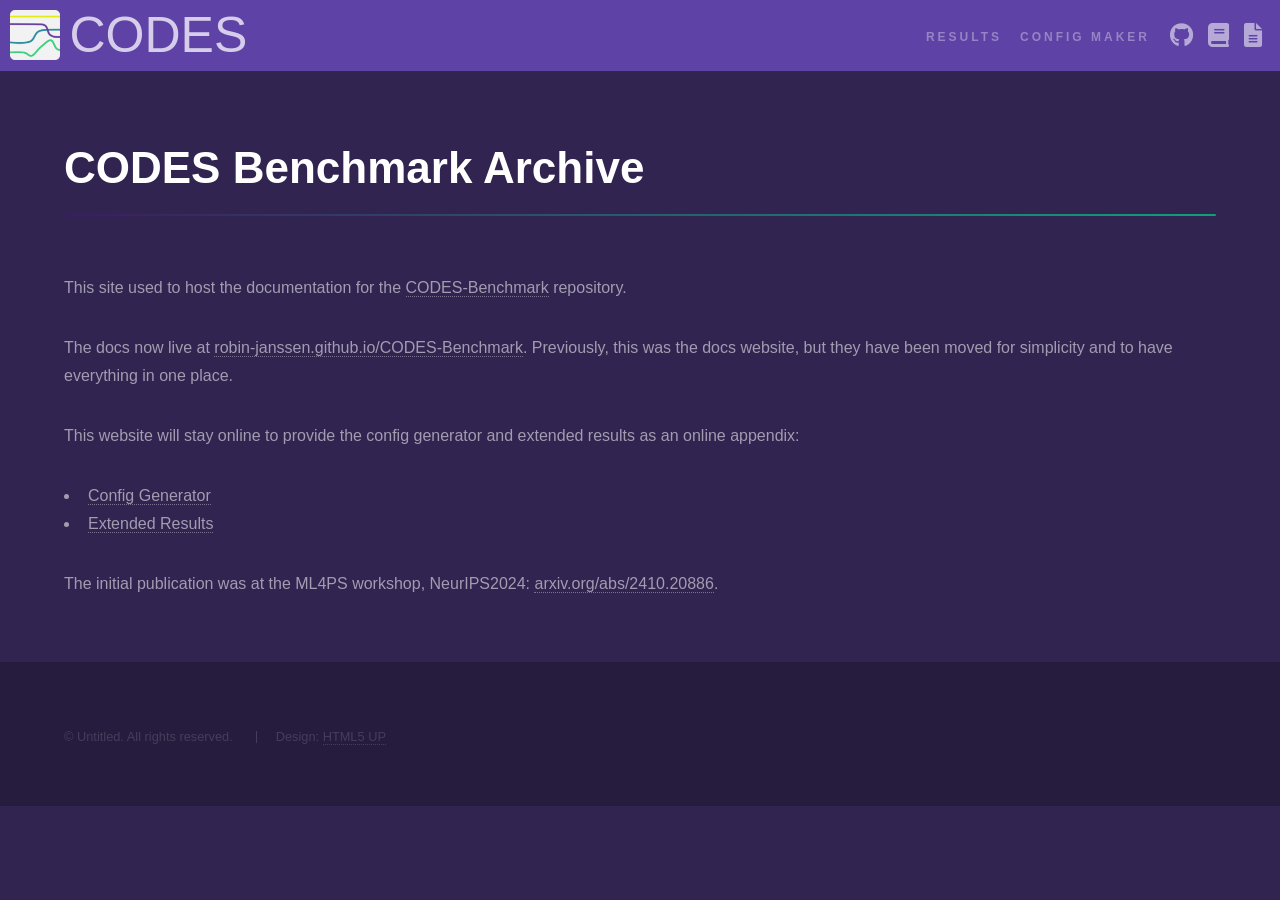
<file: docs/index.html>
<!DOCTYPE HTML>
<!--
	Hyperspace by HTML5 UP
	html5up.net | @ajlkn
	Free for personal and commercial use under the CCA 3.0 license (html5up.net/license)
-->
<html>

<head>
	<title>CODES Benchmark</title>
	<link rel="icon" type="image/x-icon" href="favicon-96x96.png">
	<link rel="stylesheet" href="https://cdnjs.cloudflare.com/ajax/libs/font-awesome/6.0.0-beta3/css/all.min.css">
	<meta charset="utf-8" />
	<meta name="viewport" content="width=device-width, initial-scale=1, user-scalable=no" />
	<link rel="stylesheet" href="assets/css/main.css" />
	<noscript>
		<link rel="stylesheet" href="assets/css/noscript.css" />
	</noscript>
</head>

<body class="is-preload">

<!-- Header -->
<header id="header" style="display: flex; align-items: center; padding: 10px;">
    <!-- Image and title -->
    <a href="index.html" class="logo">
        <img src="favicon-96x96.png" alt="CODES Logo" style="width: 50px; height: 50px; margin-right: 5px; vertical-align: top;">
        <span style="font-size: 50px; color: #D6CDEA; line-height: 50px;">CODES</span>
    </a>

    <!-- Hamburger Menu Icon -->
    <button id="menu-toggle" aria-label="Toggle navigation">☰</button>

    <!-- Navigation -->
    <nav id="nav-menu">
        <ul style="list-style-type: none; display: flex; gap: 10px; margin: 0;">
            <!-- Archived navigation (Overview/Benchmark/Docs) kept for reference. -->
            <!--
            <li><a href="index.html" class="active">Overview</a></li>
            <li><a href="benchmark.html">Benchmark</a></li>
            <li><a href="documentation.html">Docs</a></li>
            -->
			<li><a href="results.html">Results</a></li>
            <li><a href="config.html">Config Maker</a></li>
        </ul>
    </nav>

    <!-- GitHub and API Docs Icons -->
    <div class="icons" style="display: flex; gap: 15px; margin-left: 20px;">
        <a href="https://github.com/robin-janssen/CODES-Benchmark" target="_blank" aria-label="GitHub">
            <i class="fa-brands fa-github"></i>
        </a>
        <a href="https://robin-janssen.github.io/CODES-Benchmark/" target="_blank" aria-label="API Documentation">
            <i class="fa-solid fa-book"></i>
        </a>
        <a href="https://arxiv.org/abs/2410.20886" target="_blank" aria-label="Paper">
            <i class="fa-solid fa-file-alt"></i>
        </a>
    </div>
</header>




	<!-- Wrapper -->
	<div id="wrapper">

		<!-- Main -->
		<section class="wrapper">
			<div class="inner">
				<h1 class="major">CODES Benchmark Archive</h1>
				<p>
					This site used to host the documentation for the
					<a href="https://github.com/robin-janssen/CODES-Benchmark" target="_blank" rel="noopener">CODES-Benchmark</a>
					repository.
				</p>
				<p>
					The docs now live at
					<a href="https://robin-janssen.github.io/CODES-Benchmark/" target="_blank" rel="noopener">robin-janssen.github.io/CODES-Benchmark</a>.
					Previously, this was the docs website, but they have been moved for simplicity and to have everything in one place.
				</p>
				<p>
					This website will stay online to provide the config generator and extended results as an online appendix:
				</p>
				<ul>
					<li><a href="config.html">Config Generator</a></li>
					<li><a href="results.html">Extended Results</a></li>
				</ul>
				<p>
					The initial publication was at the ML4PS workshop, NeurIPS2024:
					<a href="https://arxiv.org/abs/2410.20886" target="_blank" rel="noopener">arxiv.org/abs/2410.20886</a>.
				</p>
			</div>
		</section>

		<section class="wrapper" id="legacy-archive" style="display: none;">
			<div class="inner">
				<h1 class="major">CODES Benchmark</h1>
				<p>
					We introduce CODES, a benchmark for comprehensive evaluation of surrogate architectures for coupled
					ODE systems. Besides standard metrics like mean squared error (MSE) and inference time, CODES
					provides insights into surrogate behaviour across multiple dimensions like interpolation,
					extrapolation, sparse data, uncertainty quantification and gradient correlation. The benchmark
					emphasizes usability through features such as integrated parallel training, a web-based
					configuration generator, and pre-implemented baseline models and datasets. Extensive documentation
					ensures sustainability and provides the foundation for collaborative improvement. By offering a fair
					and multi-faceted comparison, CODES helps researchers select the most suitable surrogate for their
					specific dataset and application while deepening our understanding of surrogate learning behaviour.
				</p>

				<h2 class="major">Motivation</h2>
				<p>There are many efforts to use machine learning models ("surrogates") to replace the costly numerics
					required involved in solving coupled ODEs. But for the end user, it is not obvious how to choose the
					right surrogate for a given task. Usually, the best choice depends on both the dataset and the
					target application.</p>
				<p>Dataset specifics - how "complex" is the dataset?</p>
				<ul>
					<li>How many samples are there?</li>
					<li>Are the trajectories very dynamic or are the developments rather slow?</li>
					<li>How dense is the distribution of initial conditions?</li>
					<li>Is the data domain of interest well-covered by the domain of the training set?</li>
				</ul>
				<p>Task requirements:</p>
				<ul>
					<li>What is the required accuracy?</li>
					<li>How important is inference time? Is the training time limited?</li>
					<li>Are there computational constraints (memory or processing power)?</li>
					<li>Is uncertainty estimation required (e.g. to replace uncertain predictions by numerics)?</li>
					<li>How much predictive flexibility is required? Do we need to interpolate or extrapolate across
						time?</li>
				</ul>
				<p>Besides these practical considerations, one overarching question is always: Does the model only learn
					the data, or does it "understand" something about the underlying dynamics?</p>

				<h2 class="major">Goals</h2>
				<p>This benchmark aims to aid in choosing the best surrogate model for the task at hand and additionally
					to shed some light on the above questions.</p>
				<p>To achieve this, a selection of surrogate models are implemented in this repository. They can be
					trained on one of the included datasets or a custom dataset and then benchmarked on the
					corresponding test dataset.</p>
				<p>Some <strong>metrics</strong> included in the benchmark (but there is much more!):</p>
				<ul>
					<li>Absolute and relative error of the models.</li>
					<li>Inference time.</li>
					<li>Number of trainable parameters.</li>
					<li>Memory requirements (<strong>WIP</strong>).</li>
					<li>Predictive uncertainty.</li>
					<li>Pearson correlation coefficients.</li>
				</ul>
				<p>Besides this, there are plenty of <strong>plots and visualisations</strong> providing insights into
					the models behaviour:</p>
				<ul>
					<li>Error distributions - per model, across time or per quantity.</li>
					<li>Insights into interpolation and extrapolation across time.</li>
					<li>Behaviour when training with sparse data or varying batch size.</li>
					<li>Predictions with uncertainty and predictive uncertainty across time.</li>
					<li>Correlations between the either predictive uncertainty or dynamics (gradients) of the data and
						the prediction error.</li>
				</ul>
				<p>Some prime <strong>use-cases</strong> of the benchmark are:</p>
				<ul>
					<li>Finding the best-performing surrogate on a dataset. Here, best-performing could mean high
						accuracy, low inference times or any other metric of interest (e.g. most accurate uncertainty
						estimates, ...).</li>
					<li>Comparing performance of a novel surrogate architecture against the implemented baseline models.
					</li>
					<li>Gaining insights into a dataset or comparing datasets using the built-in dataset insights.</li>
				</ul>
				<h2>On This Website</h2>

				<p>This website should be a helpful guide to using CODES. Here is what can be found where (all links in the header): </p>
				<ul>
					<li>
						<strong>Overview.</strong> You are here :)
					</li>
					<li>
						<strong>Benchmark.</strong> If you want a thorough overview over the structure of CODES and how to use it,
						this is the page to consult. There are many explanations on structure and configuration without too much technical details.
					</li>
					<li>
						<strong>Docs.</strong> This is the more detailed and technical guide on code structure, configuration 
						and on how to add your own dataset or model to the benchmark.
					</li>
					<li>
						<strong>Results.</strong> Exemplary evaluation of a benchmark run. This page gives an overview about what to expect as output
						of the benchmark.
					</li>
					<li>
						<strong>Config Maker.</strong> A javascript-based tool that helps you set up the configuration of the benchmark. 
						It generates the required <code>config.yaml</code> which can then be downloaded.
					</li>
					<li>
						<strong>GitHub.</strong> Link to the CODES GitHub repo.
					</li>
					<li>
						<strong>API Docs.</strong> Link to the technical API documentation, auto-generated with Sphinx.
					</li>
					<li>
						<strong>Paper.</strong> Link to the CODES paper on arXiv, which was accepted for ML4PS@NeurIPS2024.
					</li>
				</ul>

			</div>
		</section>
	</div>
	</section>
	</div>

	<!-- Footer -->
	<footer id="footer" class="wrapper alt">
		<div class="inner">
			<ul class="menu">
				<li>&copy; Untitled. All rights reserved.</li>
				<li>Design: <a href="http://html5up.net">HTML5 UP</a></li>
			</ul>
		</div>
	</footer>

	<!-- Scripts -->
	<script src="assets/js/jquery.min.js"></script>
	<script src="assets/js/jquery.scrollex.min.js"></script>
	<script src="assets/js/jquery.scrolly.min.js"></script>
	<script src="assets/js/browser.min.js"></script>
	<script src="assets/js/breakpoints.min.js"></script>
	<script src="assets/js/util.js"></script>
	<script src="assets/js/main.js"></script>
	<script src="assets/js/menu-toggle.js"></script>


</body>

</html>
</file>
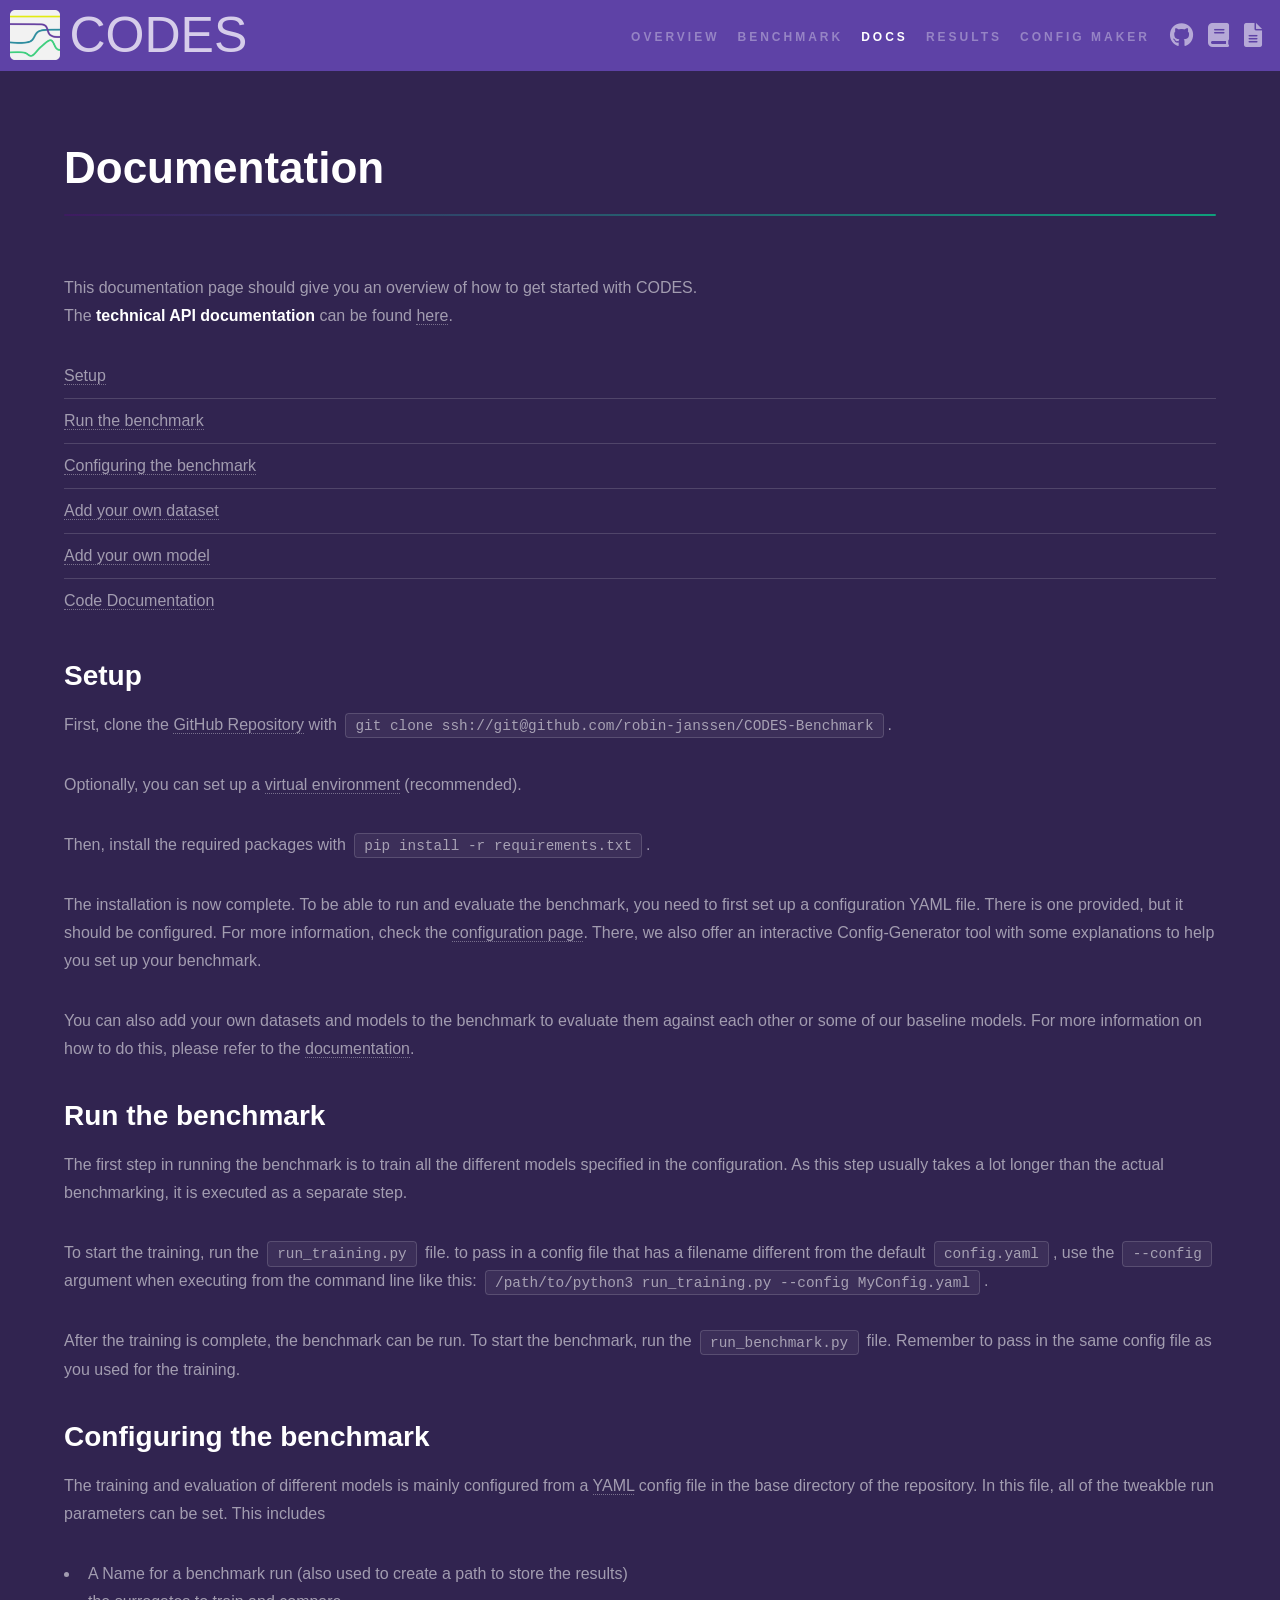
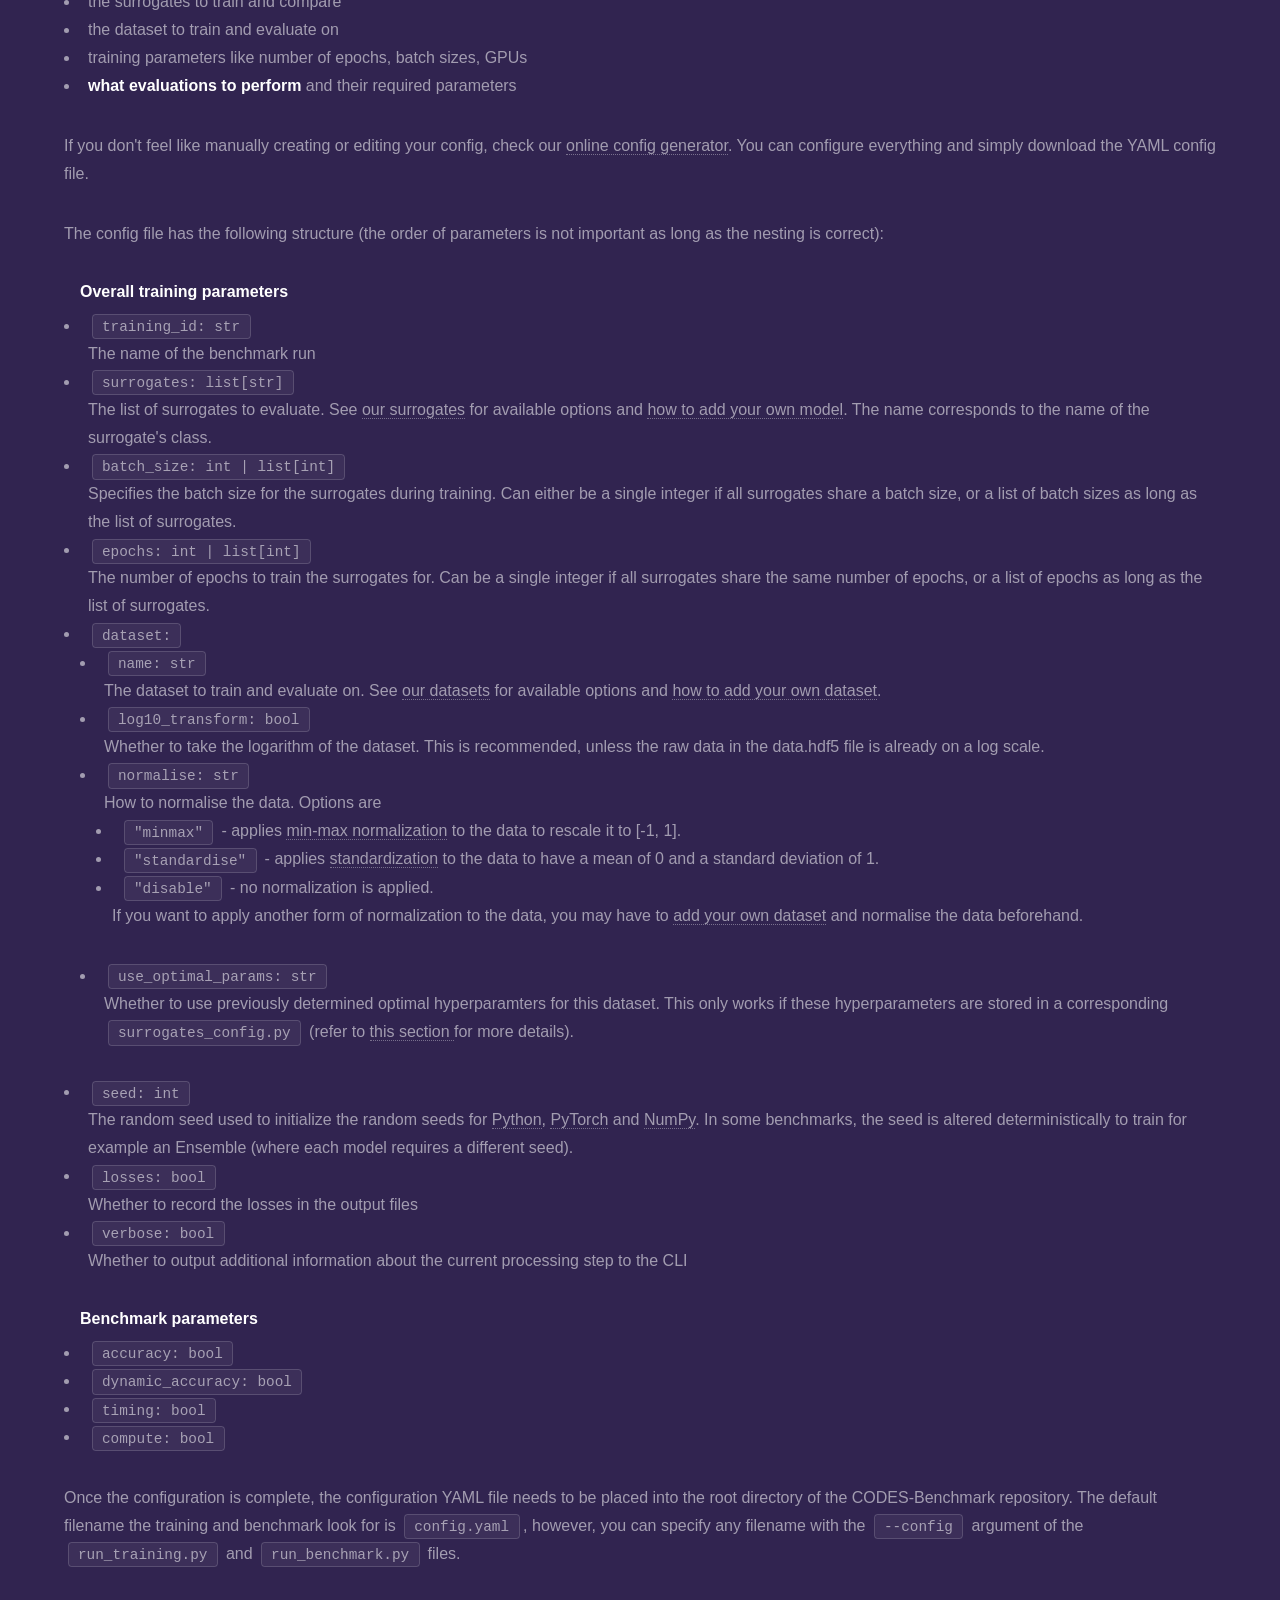
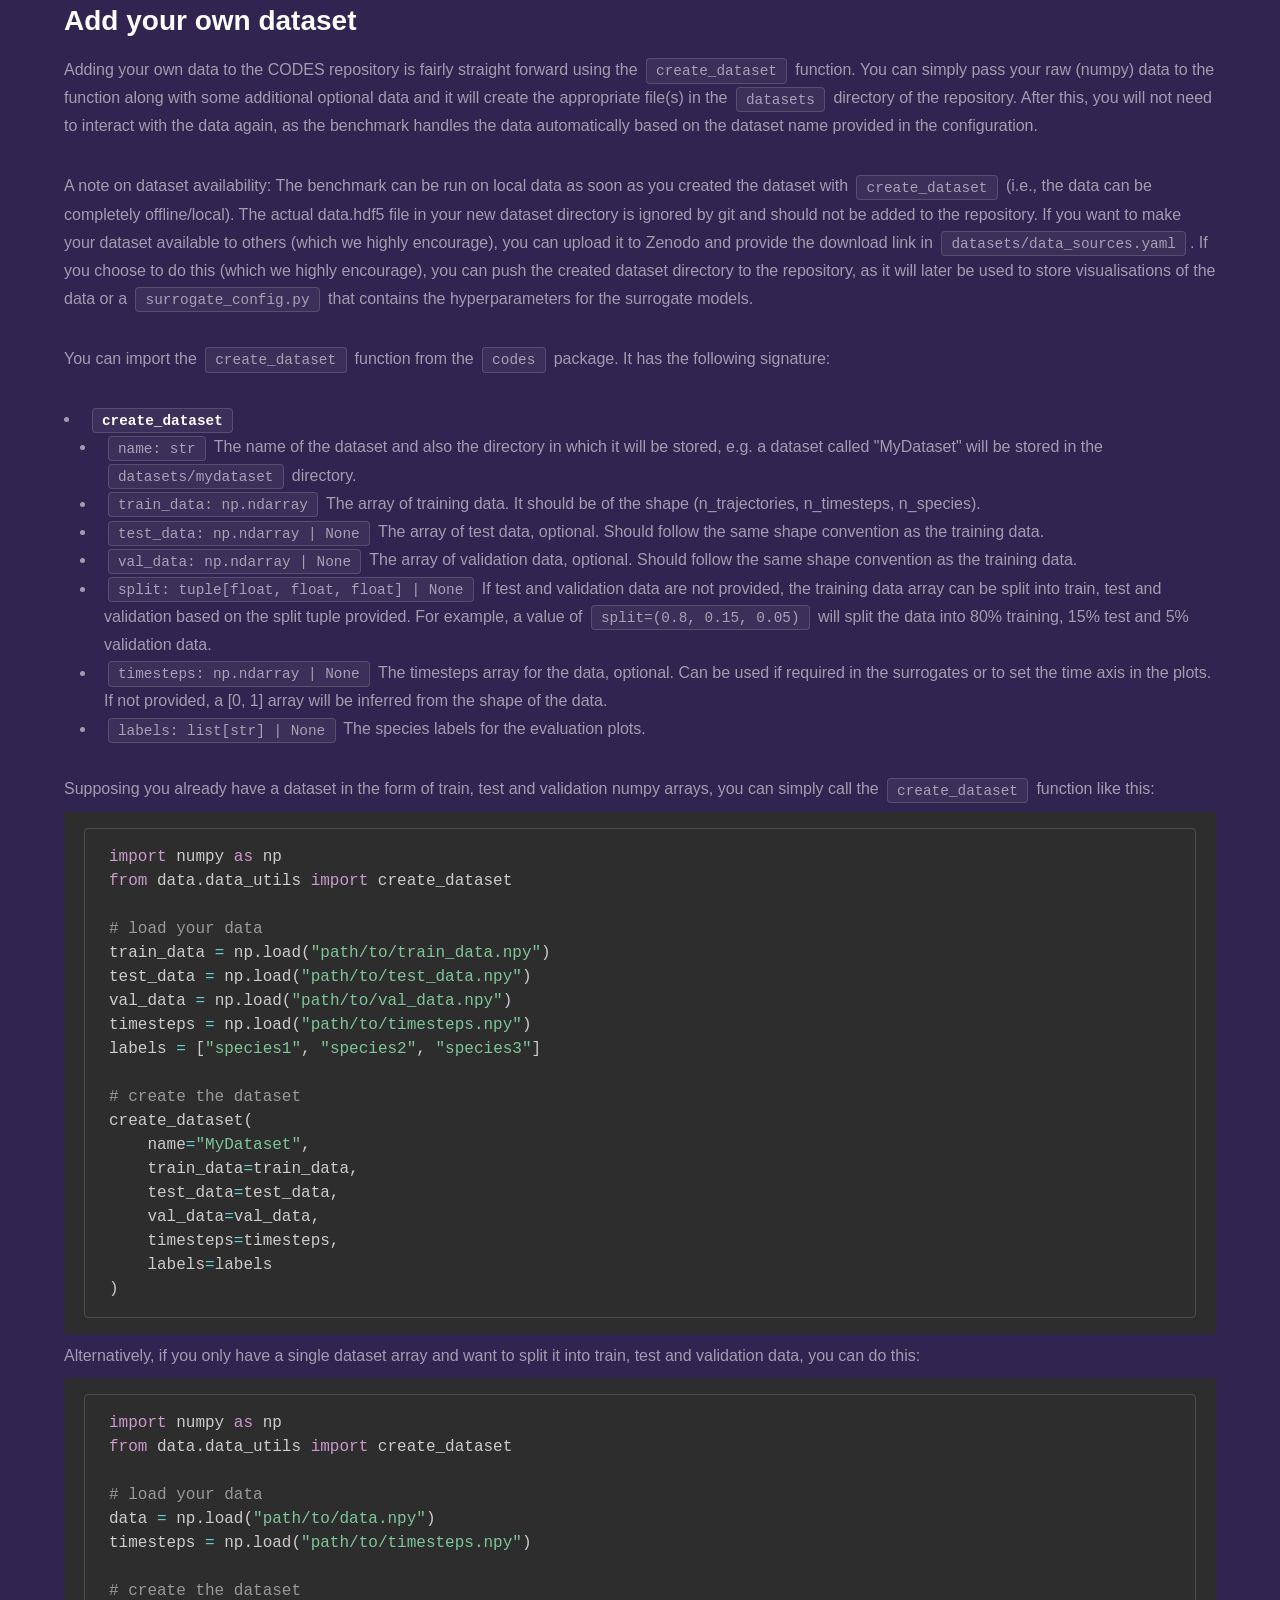
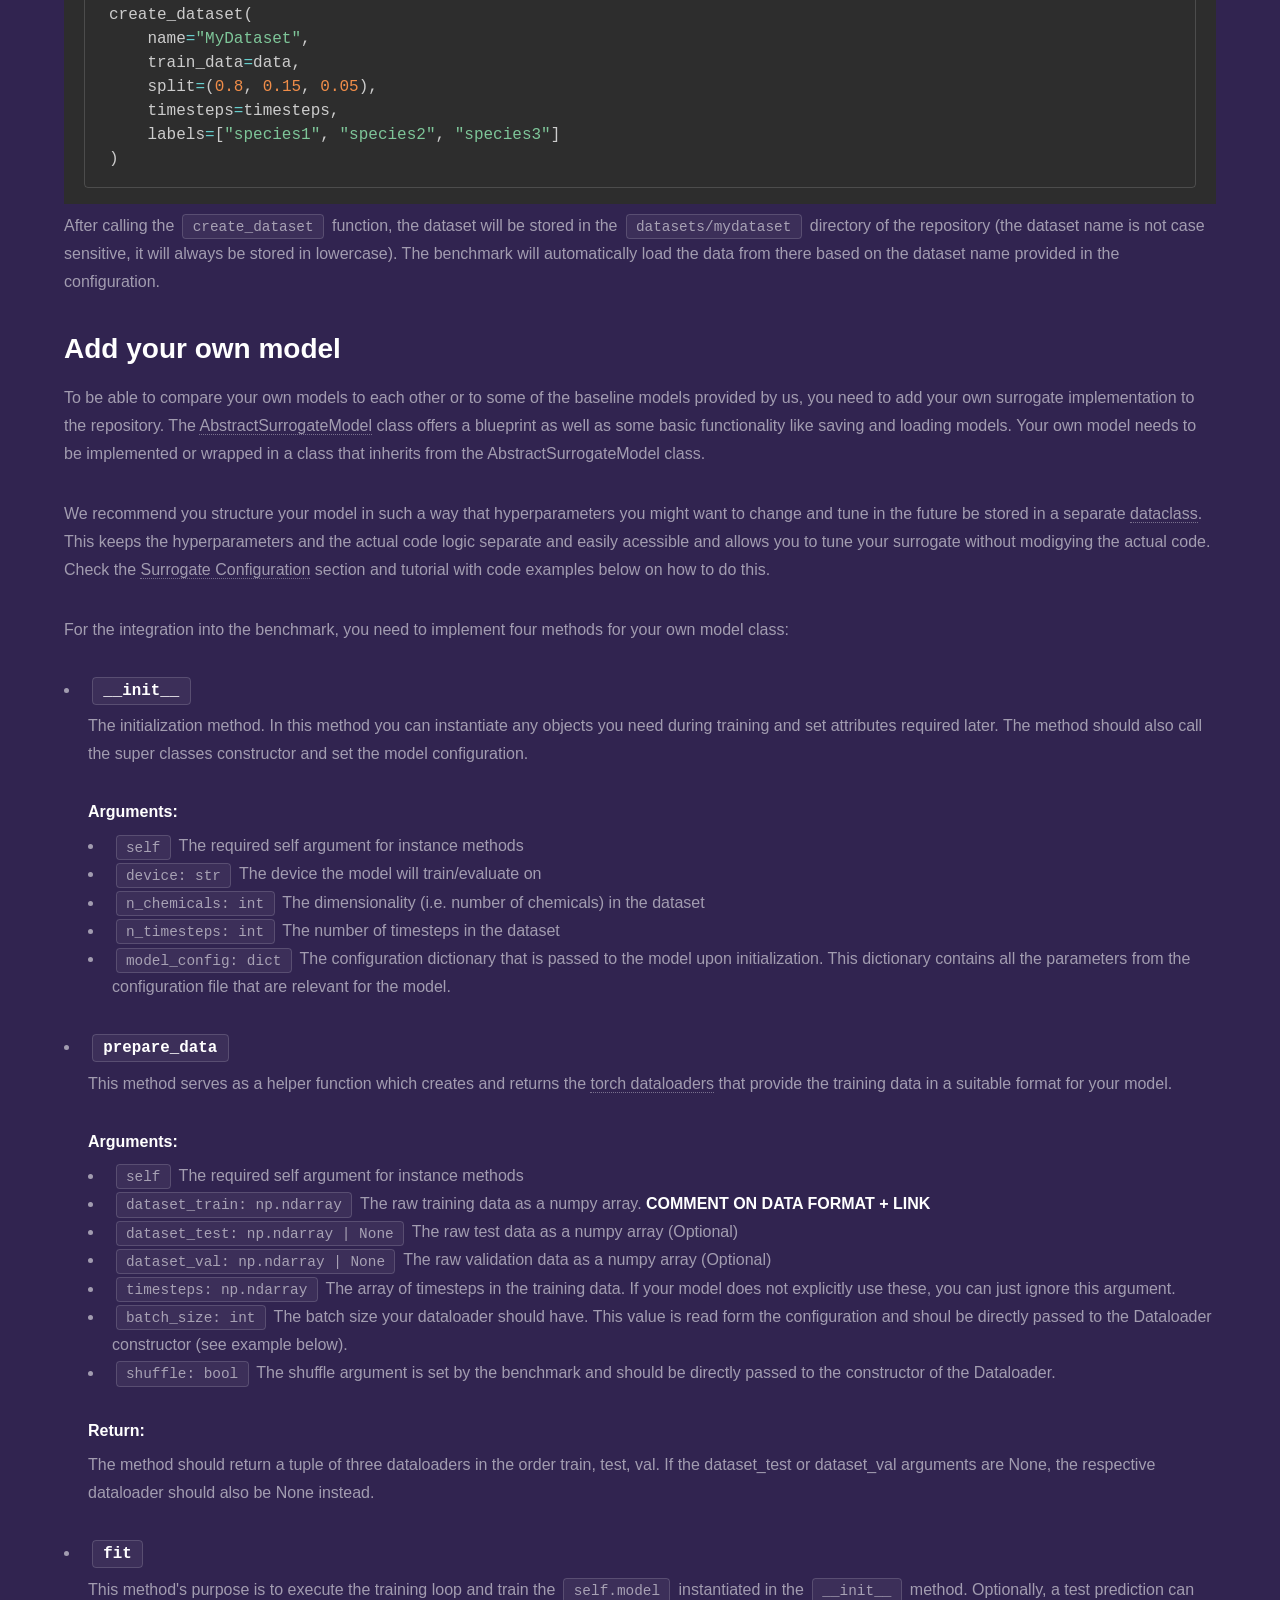
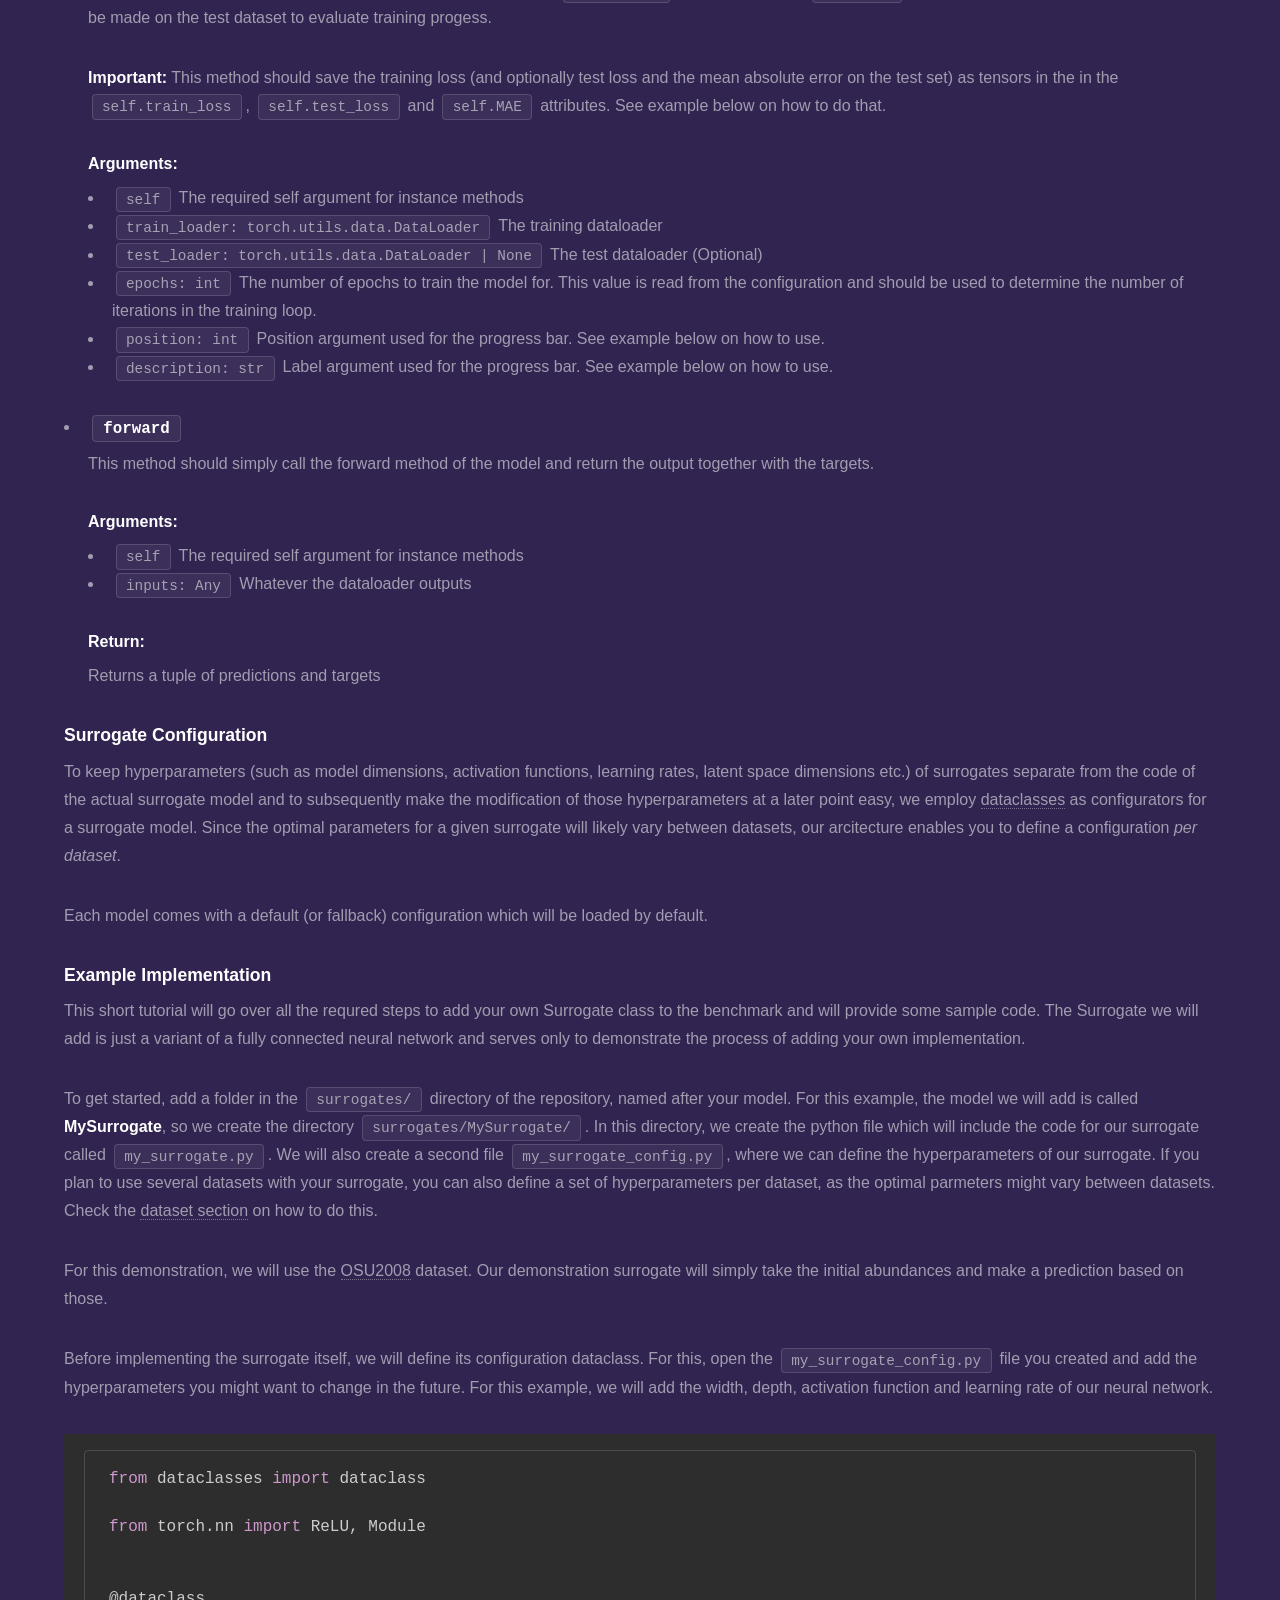
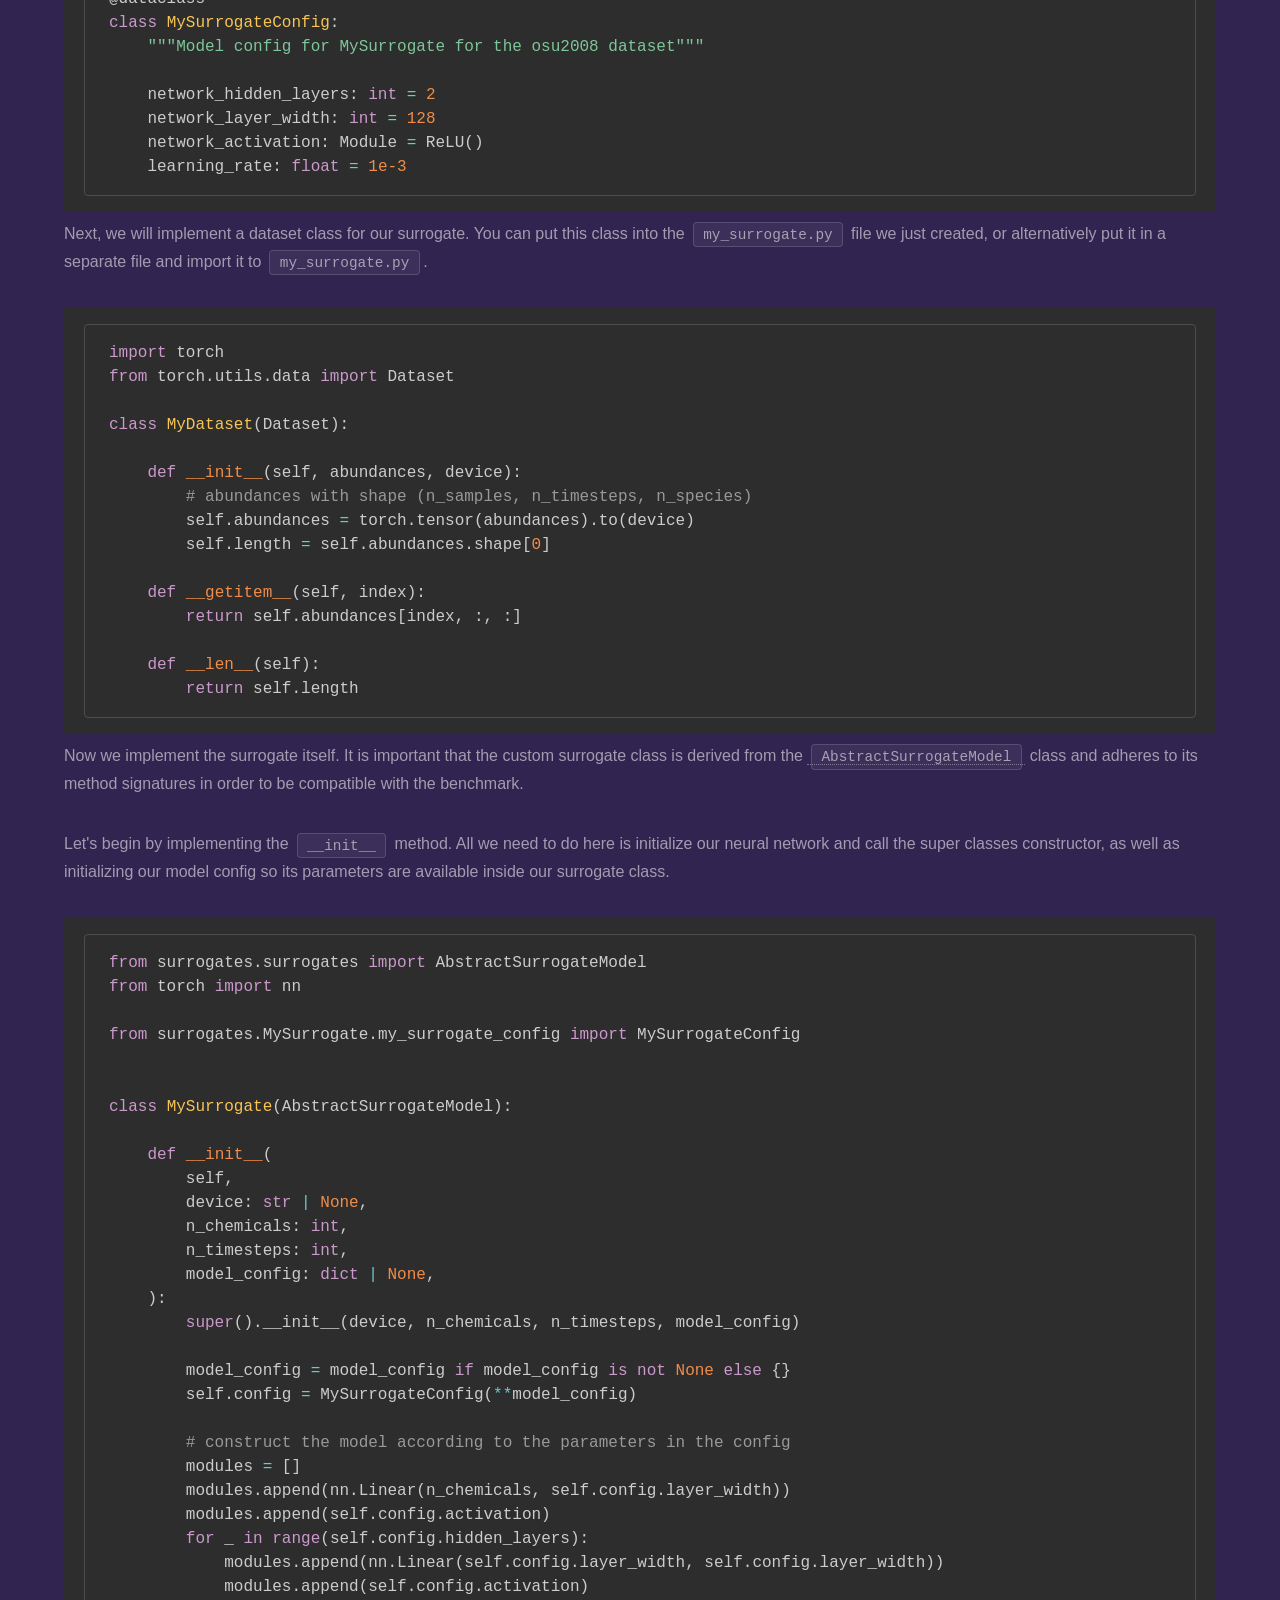
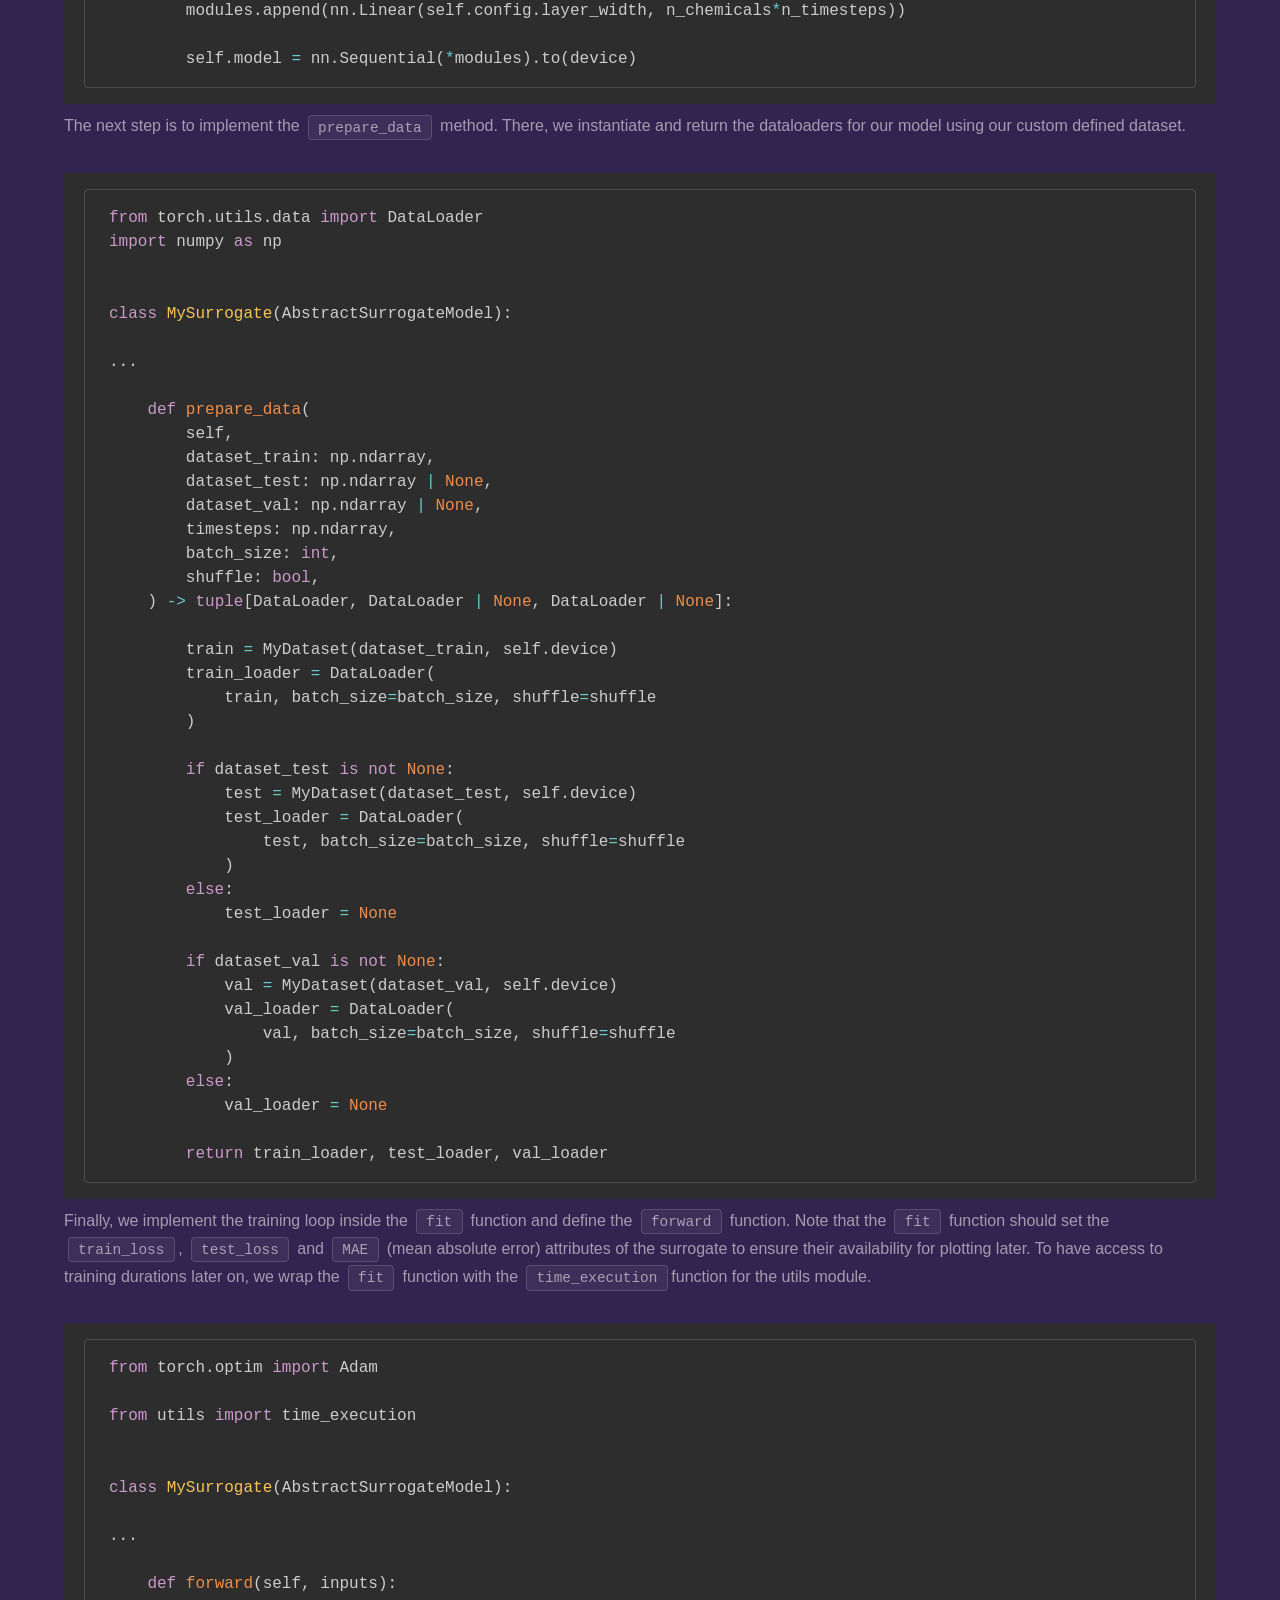
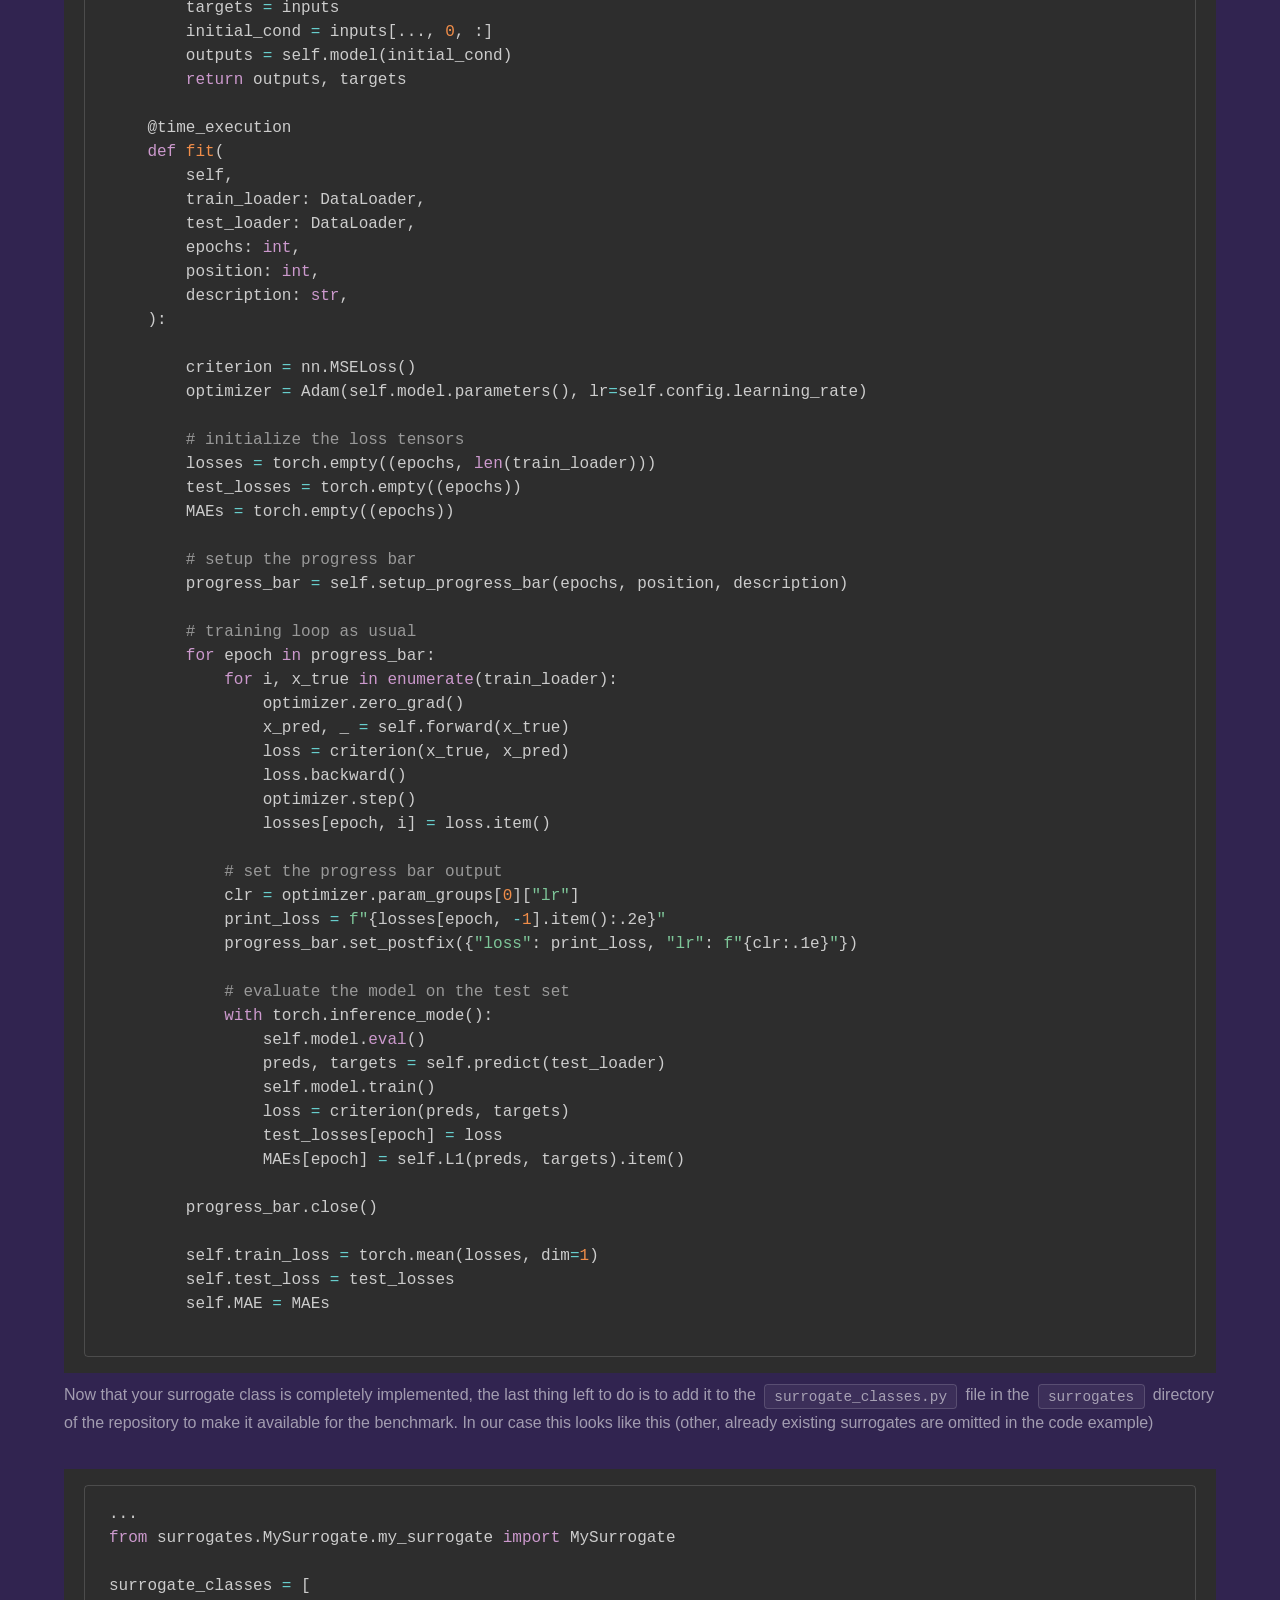
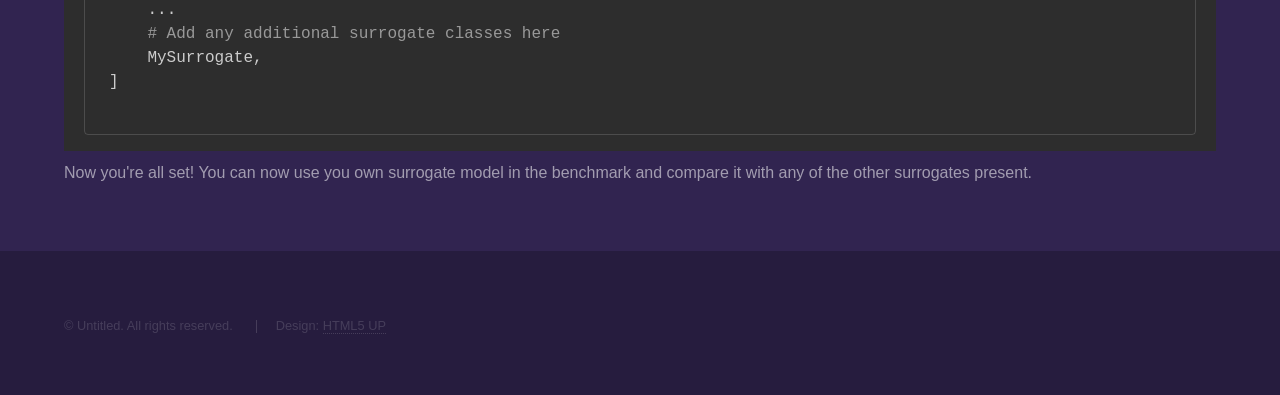
<file: docs/documentation_old.html>
<!DOCTYPE HTML>
<!--
	Hyperspace by HTML5 UP
	html5up.net | @ajlkn
	Free for personal and commercial use under the CCA 3.0 license (html5up.net/license)
-->
<html>

<head>
	<title>CODES Documentation</title>
	<meta charset="utf-8" />
	<link rel="stylesheet" href="https://cdnjs.cloudflare.com/ajax/libs/font-awesome/6.0.0-beta3/css/all.min.css">
	<meta name="viewport" content="width=device-width, initial-scale=1, user-scalable=no" />
	<link rel="stylesheet" href="assets/css/main.css" />
	<noscript>
		<link rel="stylesheet" href="assets/css/noscript.css" />
	</noscript>
	<link href="assets/css/prism.css" rel="stylesheet" />
</head>

<body class="is-preload">

<!-- Header -->
<header id="header" style="display: flex; align-items: center; padding: 10px;">
    <!-- Image and title -->
    <a href="index.html" class="logo">
        <img src="favicon-96x96.png" alt="CODES Logo" style="width: 50px; height: 50px; margin-right: 5px; vertical-align: top;">
        <span style="font-size: 50px; color: #D6CDEA; line-height: 50px;">CODES</span>
    </a>

    <!-- Hamburger Menu Icon -->
    <button id="menu-toggle" aria-label="Toggle navigation">☰</button>

    <!-- Navigation -->
    <nav id="nav-menu">
        <ul style="list-style-type: none; display: flex; gap: 10px; margin: 0;">
            <li><a href="index.html">Overview</a></li>
            <li><a href="benchmark.html">Benchmark</a></li>
            <li><a href="documentation.html" class="active">Docs</a></li>
			<li><a href="results.html">Results</a></li>
            <li><a href="config.html">Config Maker</a></li>
        </ul>
    </nav>

    <!-- GitHub and API Docs Icons -->
    <div class="icons" style="display: flex; gap: 15px; margin-left: 20px;">
        <a href="https://github.com/robin-janssen/CODES-Benchmark" target="_blank" aria-label="GitHub">
            <i class="fa-brands fa-github"></i>
        </a>
        <a href="https://robin-janssen.github.io/CODES-Benchmark/" target="_blank" aria-label="API Documentation">
            <i class="fa-solid fa-book"></i>
        </a>
        <a href="https://arxiv.org/abs/2410.20886" target="_blank" aria-label="Paper">
            <i class="fa-solid fa-file-alt"></i>
        </a>
    </div>
</header>

	<!-- Wrapper -->
	<div id="wrapper">

		<!-- Main -->
		<section id="main" class="wrapper">
			<div class="inner">
				<h1 class="major">Documentation</h1>
				<p>This documentation page should give you an overview of how to get started with CODES. <br>
					The <b>technical API documentation</b> can be found <a href=https://robin-janssen.github.io/CODES-Benchmark>here</a>.
				</p>
				<div class="col-6 col-12-medium">
					<ul class="alt">
						<li><a href="#setup">Setup</a></li>
						<li><a href="#run">Run the benchmark</a></li>
						<li><a href="#config">Configuring the benchmark</a></li>
						<li><a href="#add_dset">Add your own dataset</a></li>
						<li><a href="#add_model">Add your own model</a></li>
						<li><a href="#docu">Code Documentation</a></li>
					</ul>
				</div>

				<section id="setup">
					<h2>Setup</h2>
					<p>First, clone the <a href="#">GitHub Repository</a> with
						<code>git clone ssh://git@github.com/robin-janssen/CODES-Benchmark</code>.
					</p>
					<p>Optionally, you can set up a <a href="https://docs.python.org/3/library/venv.html">virtual
							environment</a> (recommended).</p>
					<p>Then, install the required packages with <code>pip install -r requirements.txt</code>.</p>
					<p>The installation is now complete. To be able to run and evaluate the benchmark, you need to first
						set up a configuration YAML
						file. There is one provided, but it should be configured. For more information, check the <a
							href="config.html">configuration page</a>.
						There, we also offer an interactive Config-Generator tool with some explanations to help you set
						up your benchmark.</p>
					<p>You can also add your own datasets and models to the benchmark to evaluate them against each
						other or some of our baseline models.
						For more information on how to do this, please refer to the <a href="#three">documentation</a>.
					</p>
				</section>

				<section id="run">
					<h2>Run the benchmark</h2>
					<p>The first step in running the benchmark is to train all the different models specified in the
						configuration. As this step usually takes a lot longer than the actual benchmarking, it is
						executed as a separate step.</p>
					<p>To start the training, run the <code>run_training.py</code> file. to pass in a config file that
						has a
						filename different from the default <code>config.yaml</code>, use the <code>--config</code>
						argument when executing from the command line like this:
						<code>/path/to/python3 run_training.py --config MyConfig.yaml</code>.
					</p>
					<p>After the training is complete, the benchmark can be run. To start the benchmark, run the
						<code>run_benchmark.py</code> file. Remember to pass in the same config file as you used for the
						training.
					</p>
				</section>

				<section id="config">
					<h2>Configuring the benchmark</h2>
					<p>The training and evaluation of different models is mainly configured from a <a
							href="https://en.wikipedia.org/wiki/YAML">YAML</a> config file in the base directory of
						the repository. In this file, all of the tweakble run parameters can be set. This includes</p>
					<ul>
						<li>A Name for a benchmark run (also used to create a path to store the results)</li>
						<li>the surrogates to train and compare</li>
						<li>the dataset to train and evaluate on</li>
						<li>training parameters like number of epochs, batch sizes, GPUs</li>
						<li><strong>what evaluations to perform</strong> and their required parameters</li>
					</ul>
					<p>If you don't feel like manually creating or editing your config, check our <a
							href="config.html">online config generator</a>. You can configure everything and simply
						download the YAML config file.</p>
					<p>The config file has the following structure (the order of parameters is not important as long as
						the nesting is correct):</p>
					<ul>
						<h4>Overall training parameters</h4>
						<li><code>training_id: str</code><br>The name of the benchmark run</li>
						<li><code>surrogates: list[str]</code><br>The list of surrogates to evaluate. See <a
								href="benchmark.html#surrogates">our
								surrogates</a> for available options and <a href="#add_model">how to
								add your own model</a>. The name corresponds to the name of the
							surrogate's class.</li>
						<li><code>batch_size: int | list[int]</code><br>Specifies the batch size for the surrogates
							during training. Can either be a single integer if all surrogates share a batch size, or a
							list of batch sizes as long as the list of surrogates.
						</li>
						<li><code>epochs: int | list[int]</code><br>The number of epochs to train the surrogates for.
							Can be
							a single integer if all surrogates share the same number of epochs, or a list of epochs as
							long
							as the list of surrogates.</li>
						<li><code>dataset:</code></li>
						<ul>
							<li><code>name: str</code><br>The dataset to train and evaluate on. See <a
									href="benchmark.html#datasets">our
									datasets</a>
								for available options and <a href="#add_dset">how to add your own dataset</a>.</li>
							<li><code>log10_transform: bool</code><br>Whether to take the logarithm of the dataset. 
								This is recommended, unless the raw data in the data.hdf5 file is already on a log scale.</li>
							<li><code>normalise: str</code><br>How to normalise the data. Options are</li>
							<ul>
								<li><code>"minmax"</code> - applies <a
										href="https://en.wikipedia.org/wiki/Feature_scaling#Rescaling_(min-max_normalization)">min-max
										normalization</a> to the data to rescale it to [-1, 1].</li>
								<li><code>"standardise"</code> - applies <a
										href="https://en.wikipedia.org/wiki/Feature_scaling#Standardization_(Z-score_Normalization)">standardization</a>
									to the data to have a mean of 0 and a standard deviation of 1.</li>
								<li><code>"disable"</code> - no normalization is applied.</li>
								<p>If you want to apply another form of normalization to the data, you may have to <a
										href="#add_dset">add your own dataset</a> and normalise the data beforehand.</p>
							</ul>
							<li>
								<code>use_optimal_params: str</code><br>
								Whether to use previously determined optimal hyperparamters for this dataset. This only works if these hyperparameters
								are stored in a corresponding <code>surrogates_config.py</code> 
								(refer to <a href="benchmark.html#datasets">this section </a> for more details).
							</li>
						</ul>
						<li><code>seed: int</code><br>The random seed used to initialize the random seeds for <a
								href="https://docs.python.org/3/library/random.html#bookkeeping-functions">Python</a>,
							<a href="https://pytorch.org/docs/stable/notes/randomness.html">PyTorch</a> and <a
								href="https://numpy.org/doc/stable/reference/random/index.html">NumPy</a>. In some
							benchmarks, the seed is altered deterministically to train for example an Ensemble (where
							each model requires a different seed).
						</li>
						<li><code>losses: bool</code><br>Whether to record the losses in the output files</li>
						<li><code>verbose: bool</code><br>Whether to output additional information about the current
							processing step to the CLI</li>
						<p></p>
						<h4>Benchmark parameters</h4>
						<li><code>accuracy: bool</code><br></li>
						<li><code>dynamic_accuracy: bool</code><br></li>
						<li><code>timing: bool</code><br></li>
						<li><code>compute: bool</code><br></li>
					</ul>
					<p>Once the configuration is complete, the configuration YAML file needs to be placed into the root
						directory of the CODES-Benchmark repository. The default filename the training and benchmark
						look for is <code>config.yaml</code>, however, you can specify any filename with the
						<code>--config</code> argument of the <code>run_training.py</code> and
						<code>run_benchmark.py</code> files.
					</p>
				</section>

				<section id="add_dset">
					<h2>Add your own dataset</h2>
					<p>Adding your own data to the CODES repository is fairly straight forward using the
						<code>create_dataset</code> function.
						You can simply pass your raw (numpy) data to the function along with some additional
						optional data and it will create the appropriate file(s) in the <code>datasets</code> directory of
						the
						repository. After this, you will not need to interact with the data again, as the
						benchmark handles the data automatically based on the dataset name provided in the
						configuration.</p>

					<p>A note on dataset availability: The benchmark can be run on local data as soon as you created the
						dataset with <code>create_dataset</code>
						(i.e., the data can be completely offline/local).
						The actual data.hdf5 file in your new dataset directory is ignored by git and
						should not be added to the repository. If you want to make your dataset available to others
						(which we highly encourage),
						you can upload it to Zenodo and provide the download link in
						<code>datasets/data_sources.yaml</code>.
						If you choose to do this (which we highly encourage), you can push the created dataset directory
						to the
						repository, as it will later be used to store visualisations of the data or a
						<code>surrogate_config.py</code>
						that contains the hyperparameters for the surrogate models.</p>

					<p>You can import the <code>create_dataset</code> function from the <code>codes</code>
						package. It has the following signature:</p>
					<ul>
						<li><strong><code>create_dataset</code></strong></li>
						<ul>
							<li><code>name: str</code> The name of the dataset and also the directory in which it will
								be stored, e.g. a dataset called "MyDataset" will be stored in the
								<code>datasets/mydataset</code> directory.
							</li>
							<li><code>train_data: np.ndarray</code> The array of training data. It should be of the
								shape (n_trajectories, n_timesteps, n_species).</li>
							<li><code>test_data: np.ndarray | None</code> The array of test data, optional. Should
								follow the same shape convention as the training data.
							<li><code>val_data: np.ndarray | None</code> The array of validation data, optional. Should
								follow the same shape convention as the training data.
							<li><code>split: tuple[float, float, float] | None</code> If test and validation data are
								not provided, the training data array can be split into train, test and validation based
								on the split tuple provided. For example, a value of
								<code>split=(0.8, 0.15, 0.05)</code> will split the data into 80% training, 15% test and
								5% validation data.
							</li>
							<li><code>timesteps: np.ndarray | None</code> The timesteps array for the data, optional.
								Can be used if required in the surrogates or to set the time axis in the plots. If not
								provided, a [0, 1] array will be inferred from the shape of the data.</li>
							<li><code>labels: list[str] | None</code> The species labels for the evaluation plots.</li>
						</ul>
					</ul>
				</section>

				Supposing you already have a dataset in the form of train, test and validation numpy arrays, you can
				simply call the <code>create_dataset</code> function like this:
				<pre><code class="language-py">import numpy as np
from data.data_utils import create_dataset

# load your data
train_data = np.load("path/to/train_data.npy")
test_data = np.load("path/to/test_data.npy")
val_data = np.load("path/to/val_data.npy")
timesteps = np.load("path/to/timesteps.npy")
labels = ["species1", "species2", "species3"]

# create the dataset
create_dataset(
	name="MyDataset",
	train_data=train_data,
	test_data=test_data,
	val_data=val_data,
	timesteps=timesteps,
	labels=labels
)</code></pre>

				Alternatively, if you only have a single dataset array and want to split it into train, test and
				validation data, you can do this:
				<pre><code class="language-py">import numpy as np
from data.data_utils import create_dataset

# load your data
data = np.load("path/to/data.npy")
timesteps = np.load("path/to/timesteps.npy")

# create the dataset
create_dataset(
	name="MyDataset",
	train_data=data,
	split=(0.8, 0.15, 0.05),
	timesteps=timesteps,
	labels=["species1", "species2", "species3"]
)</code></pre>

				<p>After calling the <code>create_dataset</code> function, the dataset will be stored in the
					<code>datasets/mydataset</code> directory of the repository (the dataset name is not case sensitive, it
					will always be stored in lowercase). The benchmark will automatically load the
					data from there based on the dataset name provided in the configuration.
				</p>

				<section id="add_model">
					<h2>Add your own model</h2>
					<p>To be able to compare your own models to each other or to some of the baseline models provided by
						us, you need to add your own surrogate implementation to the repository. The
						<a
							href="https://github.com/robin-janssen/CODES-Benchmark/blob/main/surrogates/surrogates.py">AbstractSurrogateModel</a>
						class offers a blueprint as
						well as some basic functionality like saving and loading models. Your own model needs to be
						implemented or wrapped in a class that inherits from the AbstractSurrogateModel class.
					</p>
					<p>We recommend you structure your model in such a way that hyperparameters you might want to change
						and tune in the future be stored in a separate <a
							href="https://docs.python.org/3/library/dataclasses.html">dataclass</a>. This keeps the
						hyperparameters and the actual code logic separate and easily acessible and allows you to tune
						your surrogate without modigying the actual code. Check the <a
							href="#surrogate_config">Surrogate
							Configuration</a> section and tutorial with code examples below on how to do this.</p>
					<p>For the integration into the benchmark, you need to implement four methods for your own model
						class:</p>
					<ul>
						<li>
							<h3><code>__init__</code></h3>
							<p>The initialization method. In this method you can instantiate any objects you need during
								training and set attributes required later. The method should also call the super
								classes constructor and set the model configuration.</p>
							</p>
							<h4>Arguments:</h4>
							<ul>
								<li><code>self</code> The required self argument for instance methods</li>
								<li><code>device: str</code> The device the model will train/evaluate on</li>
								<li><code>n_chemicals: int</code> The dimensionality (i.e. number of chemicals) in the
									dataset</li>
								<li><code>n_timesteps: int</code> The number of timesteps in the dataset</li>
								<li><code>model_config: dict</code> The configuration dictionary that is passed to the
									model upon initialization. This dictionary contains all the parameters from the
									configuration file that are relevant for the model.</li>
							</ul>
						</li>
						<li>
							<h3><code>prepare_data</code></h3>

							<p>This method serves as a helper function which creates and returns the <a
									href="https://pytorch.org/tutorials/beginner/basics/data_tutorial.html">torch
									dataloaders</a> that provide the training data in a suitable format for your model.
							</p>
							<h4>Arguments:</h4>
							<ul>
								<li><code>self</code> The required self argument for instance methods</li>
								<li><code>dataset_train: np.ndarray</code> The raw training data as a numpy array.
									<strong>COMMENT ON DATA FORMAT + LINK</strong>
								</li>
								<li><code>dataset_test: np.ndarray | None</code> The raw test data as a numpy array
									(Optional)</li>
								<li><code>dataset_val: np.ndarray | None</code> The raw validation data as a numpy array
									(Optional)</li>
								<li><code>timesteps: np.ndarray</code> The array of timesteps in the training data. If
									your
									model does not explicitly use these, you can just ignore this argument.</li>
								<li><code>batch_size: int</code> The batch size your dataloader should have. This value
									is
									read form the configuration and shoul be directly passed to the Dataloader
									constructor
									(see example below).
								</li>
								<li><code>shuffle: bool</code> The shuffle argument is set by the benchmark and should
									be
									directly passed to the constructor of the Dataloader.</li>
							</ul>
							<h4>Return:</h4>
							<p>The method should return a tuple of three dataloaders in the order train, test, val. If
								the
								dataset_test or dataset_val arguments are None, the respective dataloader should also be
								None instead.</p>
						</li>
						<li>
							<h3><code>fit</code></h3>

							<p>This method's purpose is to execute the training loop and train the
								<code>self.model</code>
								instantiated in the <code>__init__</code> method. Optionally, a test prediction can be
								made
								on the test dataset to evaluate training progess.
							</p>
							<p><strong>Important:</strong> This method should save the training loss (and optionally
								test
								loss and the mean absolute error on the test set) as tensors in the in the
								<code>self.train_loss</code>, <code>self.test_loss</code> and <code>self.MAE</code>
								attributes. See example below on how to do that.
							</p>
							<h4>Arguments:</h4>
							<ul>
								<li><code>self</code> The required self argument for instance methods</li>
								<li><code>train_loader: torch.utils.data.DataLoader</code> The training dataloader</li>
								<li><code>test_loader: torch.utils.data.DataLoader | None</code> The test dataloader
									(Optional)</li>
								<li><code>epochs: int</code> The number of epochs to train the model for. This value is
									read from the configuration and should be used to determine the number of iterations
									in
									the training loop.</li>
								<li><code>position: int</code> Position argument used for the progress bar. See example
									below on how to use.</li>
								<li><code>description: str</code> Label argument used for the progress bar. See example
									below on how to use.</li>
							</ul>
						</li>
						<li>
							<h3><code>forward</code></h3>
							<p>This method should simply call the forward method of the model and return the output
								together with the targets. </p>
							<h4>Arguments:</h4>
							<ul>
								<li><code>self</code> The required self argument for instance methods</li>
								<li><code>inputs: Any</code> Whatever the dataloader outputs</li>
							</ul>
							<h4>Return:</h4>
							<p>Returns a tuple of predictions and targets</p>
						</li>
					</ul>

					<h3 id="surrogate_config">Surrogate Configuration</h3>
					<p>To keep hyperparameters (such as model dimensions, activation functions, learning rates, latent
						space dimensions etc.) of surrogates separate from the code of the actual surrogate model and to
						subsequently make the modification of those hyperparameters at a later point easy, we employ <a
							href="https://docs.python.org/3/library/dataclasses.html">dataclasses</a> as configurators
						for a surrogate model. Since the optimal parameters for a given surrogate will likely vary
						between datasets, our arcitecture enables you to define a configuration <i>per dataset</i>.</p>

					<p>Each model comes with a default (or fallback) configuration which will be loaded by default. </p>

					<h3>Example Implementation</h3>
					<p>This short tutorial will go over all the requred steps to add your own Surrogate class to the
						benchmark and will provide some sample code. The Surrogate we will add is just a variant of
						a fully connected neural network and serves only to demonstrate the process of adding your own
						implementation.</p>
					<p>To get started, add a folder in the <code>surrogates/</code> directory of the repository,
						named after your model. For this example, the model we will add is called
						<strong>MySurrogate</strong>, so we create the directory
						<code>surrogates/MySurrogate/</code>.
						In this directory, we create the python file which will include the code for our surrogate
						called <code>my_surrogate.py</code>. We will also create a second file
						<code>my_surrogate_config.py</code>, where we can define the hyperparameters of our surrogate.
						If you plan to use several datasets with your surrogate, you can also define a set of
						hyperparameters per dataset, as the optimal parmeters might vary between datasets. Check the <a
							href="benchmark.html#datasets">dataset section</a> on how to do this.
					</p>
					<p>For this demonstration, we will use the <a href="benchmark.html#datasets">OSU2008</a>
						dataset. Our demonstration surrogate will simply take the initial abundances and make a
						prediction based on those.</p>
					<p>Before implementing the surrogate itself, we will define its configuration dataclass. For this,
						open the <code>my_surrogate_config.py</code> file you created and add the hyperparameters you
						might want to change in the future. For this example, we will add the width, depth,
						activation function and learning rate of our neural network.</p>
					<pre><code class="language-py">from dataclasses import dataclass

from torch.nn import ReLU, Module


@dataclass
class MySurrogateConfig:
	"""Model config for MySurrogate for the osu2008 dataset"""

	network_hidden_layers: int = 2
	network_layer_width: int = 128
	network_activation: Module = ReLU()
	learning_rate: float = 1e-3</code></pre>

					<p>Next, we will implement a dataset class for our surrogate. You can put this class into the
						<code>my_surrogate.py</code> file we just created, or alternatively put it in a separate file
						and import it to <code>my_surrogate.py</code>.
					</p>

					<pre><code class="language-py">import torch
from torch.utils.data import Dataset

class MyDataset(Dataset):

	def __init__(self, abundances, device):
		# abundances with shape (n_samples, n_timesteps, n_species)
		self.abundances = torch.tensor(abundances).to(device)
		self.length = self.abundances.shape[0]

	def __getitem__(self, index):
		return self.abundances[index, :, :]

	def __len__(self):
		return self.length</code></pre>
					<p>Now we implement the surrogate itself. It is important that the custom surrogate
						class is derived from the <a
							href="https://github.com/robin-janssen/CODES-Benchmark/blob/main/surrogates/surrogates.py"><code>AbstractSurrogateModel</code></a>
						class and adheres to its method signatures in order to be compatible with the benchmark.</p>
					<p>Let's begin by implementing the <code>__init__</code> method. All we need to do here is
						initialize our neural network and call the super classes constructor, as well as initializing
						our model config so its parameters are available inside our surrogate class.</p>
					<pre><code class="language-py">from surrogates.surrogates import AbstractSurrogateModel
from torch import nn

from surrogates.MySurrogate.my_surrogate_config import MySurrogateConfig


class MySurrogate(AbstractSurrogateModel):

	def __init__(
		self,
		device: str | None,
		n_chemicals: int,
		n_timesteps: int,
		model_config: dict | None,
	):
		super().__init__(device, n_chemicals, n_timesteps, model_config)

		model_config = model_config if model_config is not None else {}
		self.config = MySurrogateConfig(**model_config)

		# construct the model according to the parameters in the config
		modules = []
		modules.append(nn.Linear(n_chemicals, self.config.layer_width))
		modules.append(self.config.activation)
		for _ in range(self.config.hidden_layers):
			modules.append(nn.Linear(self.config.layer_width, self.config.layer_width))
			modules.append(self.config.activation)
		modules.append(nn.Linear(self.config.layer_width, n_chemicals*n_timesteps))

		self.model = nn.Sequential(*modules).to(device)</code></pre>
					<p>The next step is to implement the <code>prepare_data</code> method. There, we instantiate and
						return the dataloaders for our model using our custom defined dataset.</p>
					<pre><code class="language-py">from torch.utils.data import DataLoader
import numpy as np


class MySurrogate(AbstractSurrogateModel):

...

	def prepare_data(
		self,
		dataset_train: np.ndarray,
		dataset_test: np.ndarray | None,
		dataset_val: np.ndarray | None,
		timesteps: np.ndarray,
		batch_size: int,
		shuffle: bool,
	) -> tuple[DataLoader, DataLoader | None, DataLoader | None]:
		
		train = MyDataset(dataset_train, self.device)
		train_loader = DataLoader(
			train, batch_size=batch_size, shuffle=shuffle
		)

		if dataset_test is not None:
			test = MyDataset(dataset_test, self.device)
			test_loader = DataLoader(
				test, batch_size=batch_size, shuffle=shuffle
			)
		else:
			test_loader = None

		if dataset_val is not None:
			val = MyDataset(dataset_val, self.device)
			val_loader = DataLoader(
				val, batch_size=batch_size, shuffle=shuffle
			)
		else:
			val_loader = None

		return train_loader, test_loader, val_loader</code></pre>
					<p>Finally, we implement the training loop inside the <code>fit</code> function and define the
						<code>forward</code> function. Note that the <code>fit</code> function should set the
						<code>train_loss</code>, <code>test_loss</code> and <code>MAE</code> (mean absolute error)
						attributes of the surrogate to ensure their availability for plotting later. To have access to
						training durations later on, we wrap the <code>fit</code> function with the
						<code>time_execution</code>function for the utils module.
					</p>
					<pre><code class="language-py">from torch.optim import Adam

from utils import time_execution


class MySurrogate(AbstractSurrogateModel):

...

	def forward(self, inputs):
		targets = inputs
		initial_cond = inputs[..., 0, :]
		outputs = self.model(initial_cond)
		return outputs, targets

	@time_execution
	def fit(
        self,
        train_loader: DataLoader,
        test_loader: DataLoader,
        epochs: int,
        position: int,
        description: str,
    ):

        criterion = nn.MSELoss()
        optimizer = Adam(self.model.parameters(), lr=self.config.learning_rate)

        # initialize the loss tensors
        losses = torch.empty((epochs, len(train_loader)))
        test_losses = torch.empty((epochs))
        MAEs = torch.empty((epochs))

        # setup the progress bar
        progress_bar = self.setup_progress_bar(epochs, position, description)

        # training loop as usual
        for epoch in progress_bar:
            for i, x_true in enumerate(train_loader):
                optimizer.zero_grad()
                x_pred, _ = self.forward(x_true)
                loss = criterion(x_true, x_pred)
                loss.backward()
                optimizer.step()
                losses[epoch, i] = loss.item()

            # set the progress bar output
            clr = optimizer.param_groups[0]["lr"]
            print_loss = f"{losses[epoch, -1].item():.2e}"
            progress_bar.set_postfix({"loss": print_loss, "lr": f"{clr:.1e}"})

            # evaluate the model on the test set
            with torch.inference_mode():
                self.model.eval()
                preds, targets = self.predict(test_loader)
                self.model.train()
                loss = criterion(preds, targets)
                test_losses[epoch] = loss
                MAEs[epoch] = self.L1(preds, targets).item()

        progress_bar.close()

        self.train_loss = torch.mean(losses, dim=1)
        self.test_loss = test_losses
        self.MAE = MAEs
					</code></pre>
					<p>Now that your surrogate class is completely implemented, the last thing left to do is to add it
						to the <code>surrogate_classes.py</code> file in the <code>surrogates</code> directory of the
						repository to make it available for the benchmark. In our case this looks like this (other,
						already existing surrogates are omitted in the code example)</p>
					<pre><code class="language-py">...
from surrogates.MySurrogate.my_surrogate import MySurrogate

surrogate_classes = [
	...
    # Add any additional surrogate classes here
    MySurrogate,
]
						</code></pre>
					<p>Now you're all set! You can now use you own surrogate model in the benchmark and compare it with
						any of the other surrogates present.</p>
				</section>
			</div>
		</section>

	</div>

	<!-- Footer -->
	<footer id="footer" class="wrapper alt">
		<div class="inner">
			<ul class="menu">
				<li>&copy; Untitled. All rights reserved.</li>
				<li>Design: <a href="http://html5up.net">HTML5 UP</a></li>
			</ul>
		</div>
	</footer>

	<!-- Scripts -->
	<script src="assets/js/jquery.min.js"></script>
	<script src="assets/js/jquery.scrollex.min.js"></script>
	<script src="assets/js/jquery.scrolly.min.js"></script>
	<script src="assets/js/browser.min.js"></script>
	<script src="assets/js/breakpoints.min.js"></script>
	<script src="assets/js/util.js"></script>
	<script src="assets/js/main.js"></script>
	<script src="assets/js/prism.js"></script>
	<script src="assets/js/menu-toggle.js"></script>


</body>

</html>
</file>
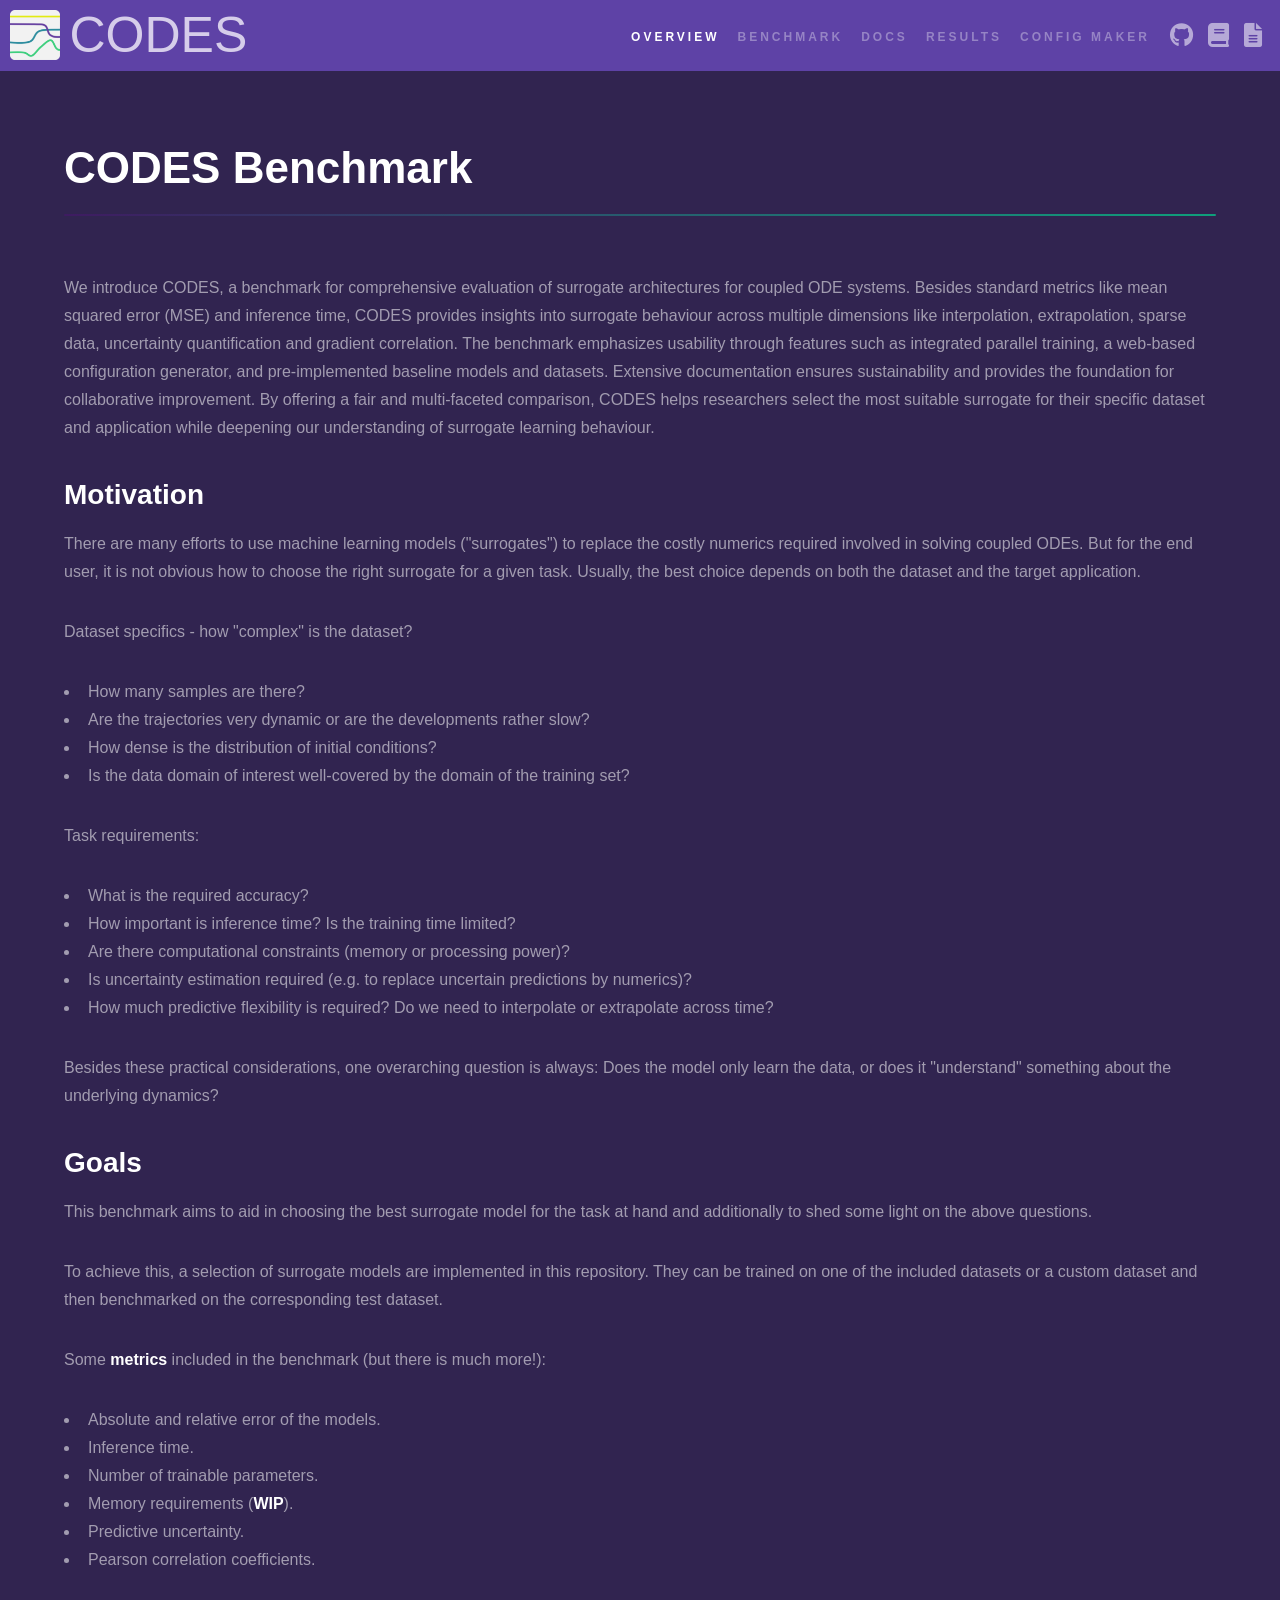
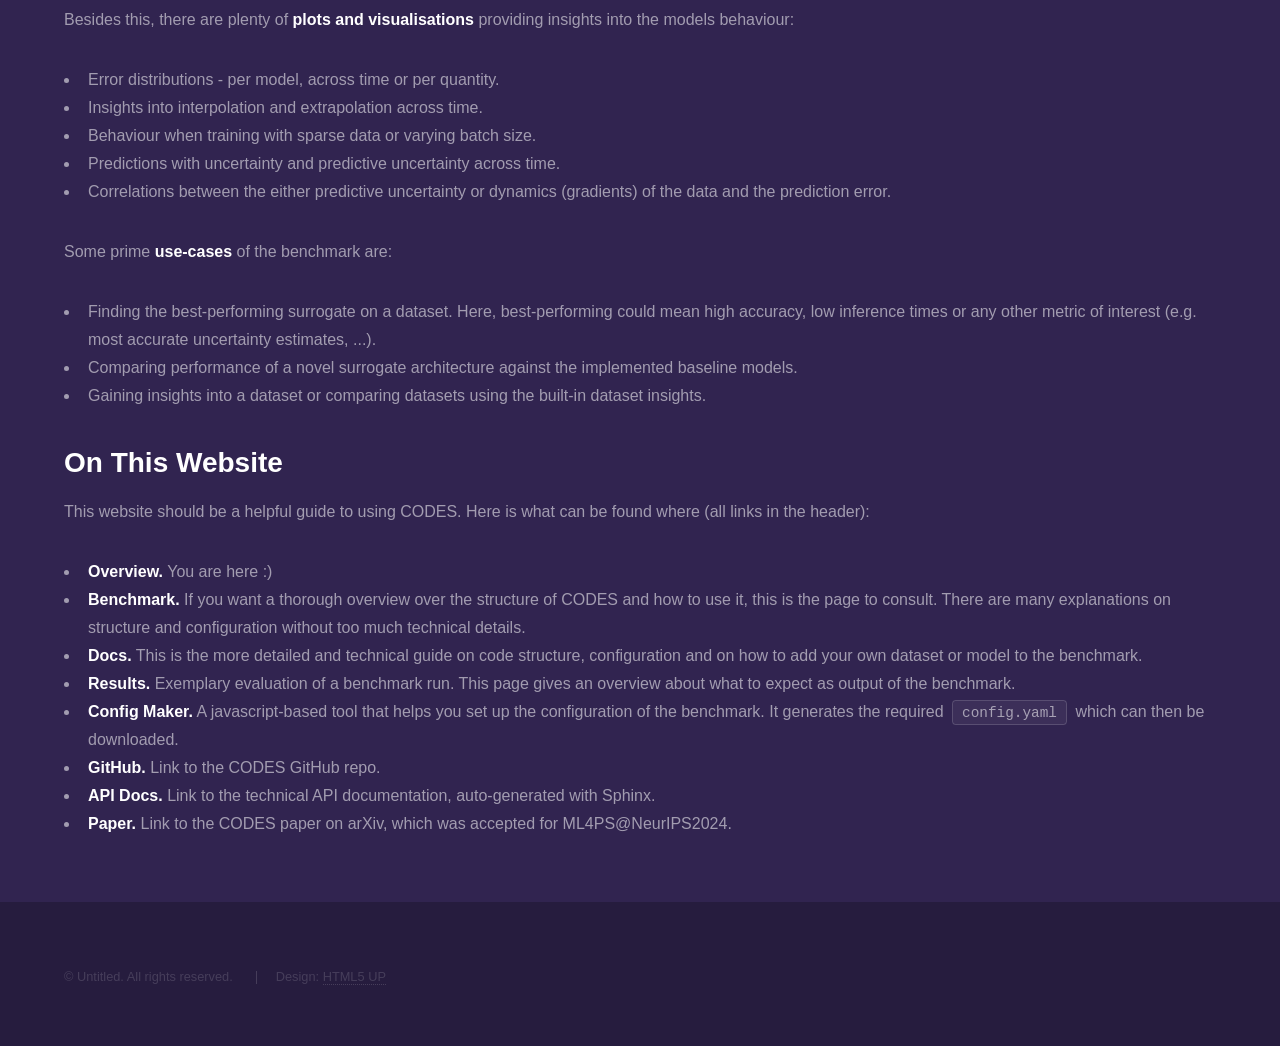
<file: docs/index_old.html>
<!DOCTYPE HTML>
<!--
	Hyperspace by HTML5 UP
	html5up.net | @ajlkn
	Free for personal and commercial use under the CCA 3.0 license (html5up.net/license)
-->
<html>

<head>
	<title>CODES Benchmark</title>
	<link rel="icon" type="image/x-icon" href="favicon-96x96.png">
	<link rel="stylesheet" href="https://cdnjs.cloudflare.com/ajax/libs/font-awesome/6.0.0-beta3/css/all.min.css">
	<meta charset="utf-8" />
	<meta name="viewport" content="width=device-width, initial-scale=1, user-scalable=no" />
	<link rel="stylesheet" href="assets/css/main.css" />
	<noscript>
		<link rel="stylesheet" href="assets/css/noscript.css" />
	</noscript>
</head>

<body class="is-preload">

<!-- Header -->
<header id="header" style="display: flex; align-items: center; padding: 10px;">
    <!-- Image and title -->
    <a href="index.html" class="logo">
        <img src="favicon-96x96.png" alt="CODES Logo" style="width: 50px; height: 50px; margin-right: 5px; vertical-align: top;">
        <span style="font-size: 50px; color: #D6CDEA; line-height: 50px;">CODES</span>
    </a>

    <!-- Hamburger Menu Icon -->
    <button id="menu-toggle" aria-label="Toggle navigation">☰</button>

    <!-- Navigation -->
    <nav id="nav-menu">
        <ul style="list-style-type: none; display: flex; gap: 10px; margin: 0;">
            <li><a href="index.html" class="active">Overview</a></li>
            <li><a href="benchmark.html">Benchmark</a></li>
            <li><a href="documentation.html">Docs</a></li>
			<li><a href="results.html">Results</a></li>
            <li><a href="config.html">Config Maker</a></li>
        </ul>
    </nav>

    <!-- GitHub and API Docs Icons -->
    <div class="icons" style="display: flex; gap: 15px; margin-left: 20px;">
        <a href="https://github.com/robin-janssen/CODES-Benchmark" target="_blank" aria-label="GitHub">
            <i class="fa-brands fa-github"></i>
        </a>
        <a href="https://robin-janssen.github.io/CODES-Benchmark/" target="_blank" aria-label="API Documentation">
            <i class="fa-solid fa-book"></i>
        </a>
        <a href="https://arxiv.org/abs/2410.20886" target="_blank" aria-label="Paper">
            <i class="fa-solid fa-file-alt"></i>
        </a>
    </div>
</header>




	<!-- Wrapper -->
	<div id="wrapper">

		<!-- Main -->
		<section class="wrapper">
			<div class="inner">
				<h1 class="major">CODES Benchmark</h1>
				<p>
					We introduce CODES, a benchmark for comprehensive evaluation of surrogate architectures for coupled
					ODE systems. Besides standard metrics like mean squared error (MSE) and inference time, CODES
					provides insights into surrogate behaviour across multiple dimensions like interpolation,
					extrapolation, sparse data, uncertainty quantification and gradient correlation. The benchmark
					emphasizes usability through features such as integrated parallel training, a web-based
					configuration generator, and pre-implemented baseline models and datasets. Extensive documentation
					ensures sustainability and provides the foundation for collaborative improvement. By offering a fair
					and multi-faceted comparison, CODES helps researchers select the most suitable surrogate for their
					specific dataset and application while deepening our understanding of surrogate learning behaviour.
				</p>

				<h2 class="major">Motivation</h2>
				<p>There are many efforts to use machine learning models ("surrogates") to replace the costly numerics
					required involved in solving coupled ODEs. But for the end user, it is not obvious how to choose the
					right surrogate for a given task. Usually, the best choice depends on both the dataset and the
					target application.</p>
				<p>Dataset specifics - how "complex" is the dataset?</p>
				<ul>
					<li>How many samples are there?</li>
					<li>Are the trajectories very dynamic or are the developments rather slow?</li>
					<li>How dense is the distribution of initial conditions?</li>
					<li>Is the data domain of interest well-covered by the domain of the training set?</li>
				</ul>
				<p>Task requirements:</p>
				<ul>
					<li>What is the required accuracy?</li>
					<li>How important is inference time? Is the training time limited?</li>
					<li>Are there computational constraints (memory or processing power)?</li>
					<li>Is uncertainty estimation required (e.g. to replace uncertain predictions by numerics)?</li>
					<li>How much predictive flexibility is required? Do we need to interpolate or extrapolate across
						time?</li>
				</ul>
				<p>Besides these practical considerations, one overarching question is always: Does the model only learn
					the data, or does it "understand" something about the underlying dynamics?</p>

				<h2 class="major">Goals</h2>
				<p>This benchmark aims to aid in choosing the best surrogate model for the task at hand and additionally
					to shed some light on the above questions.</p>
				<p>To achieve this, a selection of surrogate models are implemented in this repository. They can be
					trained on one of the included datasets or a custom dataset and then benchmarked on the
					corresponding test dataset.</p>
				<p>Some <strong>metrics</strong> included in the benchmark (but there is much more!):</p>
				<ul>
					<li>Absolute and relative error of the models.</li>
					<li>Inference time.</li>
					<li>Number of trainable parameters.</li>
					<li>Memory requirements (<strong>WIP</strong>).</li>
					<li>Predictive uncertainty.</li>
					<li>Pearson correlation coefficients.</li>
				</ul>
				<p>Besides this, there are plenty of <strong>plots and visualisations</strong> providing insights into
					the models behaviour:</p>
				<ul>
					<li>Error distributions - per model, across time or per quantity.</li>
					<li>Insights into interpolation and extrapolation across time.</li>
					<li>Behaviour when training with sparse data or varying batch size.</li>
					<li>Predictions with uncertainty and predictive uncertainty across time.</li>
					<li>Correlations between the either predictive uncertainty or dynamics (gradients) of the data and
						the prediction error.</li>
				</ul>
				<p>Some prime <strong>use-cases</strong> of the benchmark are:</p>
				<ul>
					<li>Finding the best-performing surrogate on a dataset. Here, best-performing could mean high
						accuracy, low inference times or any other metric of interest (e.g. most accurate uncertainty
						estimates, ...).</li>
					<li>Comparing performance of a novel surrogate architecture against the implemented baseline models.
					</li>
					<li>Gaining insights into a dataset or comparing datasets using the built-in dataset insights.</li>
				</ul>
				<h2>On This Website</h2>

				<p>This website should be a helpful guide to using CODES. Here is what can be found where (all links in the header): </p>
				<ul>
					<li>
						<strong>Overview.</strong> You are here :)
					</li>
					<li>
						<strong>Benchmark.</strong> If you want a thorough overview over the structure of CODES and how to use it,
						this is the page to consult. There are many explanations on structure and configuration without too much technical details.
					</li>
					<li>
						<strong>Docs.</strong> This is the more detailed and technical guide on code structure, configuration 
						and on how to add your own dataset or model to the benchmark.
					</li>
					<li>
						<strong>Results.</strong> Exemplary evaluation of a benchmark run. This page gives an overview about what to expect as output
						of the benchmark.
					</li>
					<li>
						<strong>Config Maker.</strong> A javascript-based tool that helps you set up the configuration of the benchmark. 
						It generates the required <code>config.yaml</code> which can then be downloaded.
					</li>
					<li>
						<strong>GitHub.</strong> Link to the CODES GitHub repo.
					</li>
					<li>
						<strong>API Docs.</strong> Link to the technical API documentation, auto-generated with Sphinx.
					</li>
					<li>
						<strong>Paper.</strong> Link to the CODES paper on arXiv, which was accepted for ML4PS@NeurIPS2024.
					</li>
				</ul>

			</div>
		</section>
	</div>
	</section>
	</div>

	<!-- Footer -->
	<footer id="footer" class="wrapper alt">
		<div class="inner">
			<ul class="menu">
				<li>&copy; Untitled. All rights reserved.</li>
				<li>Design: <a href="http://html5up.net">HTML5 UP</a></li>
			</ul>
		</div>
	</footer>

	<!-- Scripts -->
	<script src="assets/js/jquery.min.js"></script>
	<script src="assets/js/jquery.scrollex.min.js"></script>
	<script src="assets/js/jquery.scrolly.min.js"></script>
	<script src="assets/js/browser.min.js"></script>
	<script src="assets/js/breakpoints.min.js"></script>
	<script src="assets/js/util.js"></script>
	<script src="assets/js/main.js"></script>
	<script src="assets/js/menu-toggle.js"></script>


</body>

</html>
</file>
<file: docs/assets/css/noscript.css>
/*
	Hyperspace by HTML5 UP
	html5up.net | @ajlkn
	Free for personal and commercial use under the CCA 3.0 license (html5up.net/license)
*/

/* Spotlights */

	.spotlights > section > .image:before {
		opacity: 0 !important;
	}

	.spotlights > section > .content > .inner {
		-moz-transform: none !important;
		-webkit-transform: none !important;
		-ms-transform: none !important;
		transform: none !important;
		opacity: 1 !important;
	}

/* Wrapper */

	.wrapper > .inner {
		opacity: 1 !important;
		-moz-transform: none !important;
		-webkit-transform: none !important;
		-ms-transform: none !important;
		transform: none !important;
	}

/* Sidebar */

	#sidebar > .inner {
		opacity: 1 !important;
	}

	#sidebar nav > ul > li {
		-moz-transform: none !important;
		-webkit-transform: none !important;
		-ms-transform: none !important;
		transform: none !important;
		opacity: 1 !important;
	}
</file>
<file: docs/assets/css/prism.css>
/* PrismJS 1.29.0
https://prismjs.com/download.html#themes=prism-tomorrow&languages=python&plugins=toolbar+copy-to-clipboard+match-braces */
/**
 * prism.js tomorrow night eighties for JavaScript, CoffeeScript, CSS and HTML
 * Based on https://github.com/chriskempson/tomorrow-theme
 * @author Rose Pritchard
 */

code[class*="language-"],
pre[class*="language-"] {
	color: #ccc;
	background: none;
	font-family: Consolas, Monaco, 'Andale Mono', 'Ubuntu Mono', monospace;
	font-size: 1em;
	text-align: left;
	white-space: pre;
	word-spacing: normal;
	word-break: normal;
	word-wrap: normal;
	line-height: 1.5;

	-moz-tab-size: 4;
	-o-tab-size: 4;
	tab-size: 4;

	-webkit-hyphens: none;
	-moz-hyphens: none;
	-ms-hyphens: none;
	hyphens: none;

}

/* Code blocks */
pre[class*="language-"] {
	padding: 1em;
	margin: .5em 0;
	overflow: auto;
}

:not(pre) > code[class*="language-"],
pre[class*="language-"] {
	background: #2d2d2d;
}

/* Inline code */
:not(pre) > code[class*="language-"] {
	padding: .1em;
	border-radius: .3em;
	white-space: normal;
}

.token.comment,
.token.block-comment,
.token.prolog,
.token.doctype,
.token.cdata {
	color: #999;
}

.token.punctuation {
	color: #ccc;
}

.token.tag,
.token.attr-name,
.token.namespace,
.token.deleted {
	color: #e2777a;
}

.token.function-name {
	color: #6196cc;
}

.token.boolean,
.token.number,
.token.function {
	color: #f08d49;
}

.token.property,
.token.class-name,
.token.constant,
.token.symbol {
	color: #f8c555;
}

.token.selector,
.token.important,
.token.atrule,
.token.keyword,
.token.builtin {
	color: #cc99cd;
}

.token.string,
.token.char,
.token.attr-value,
.token.regex,
.token.variable {
	color: #7ec699;
}

.token.operator,
.token.entity,
.token.url {
	color: #67cdcc;
}

.token.important,
.token.bold {
	font-weight: bold;
}
.token.italic {
	font-style: italic;
}

.token.entity {
	cursor: help;
}

.token.inserted {
	color: green;
}

div.code-toolbar {
	position: relative;
}

div.code-toolbar > .toolbar {
	position: absolute;
	z-index: 10;
	top: .3em;
	right: .2em;
	transition: opacity 0.3s ease-in-out;
	opacity: 0;
}

div.code-toolbar:hover > .toolbar {
	opacity: 1;
}

/* Separate line b/c rules are thrown out if selector is invalid.
   IE11 and old Edge versions don't support :focus-within. */
div.code-toolbar:focus-within > .toolbar {
	opacity: 1;
}

div.code-toolbar > .toolbar > .toolbar-item {
	display: inline-block;
}

div.code-toolbar > .toolbar > .toolbar-item > a {
	cursor: pointer;
}

div.code-toolbar > .toolbar > .toolbar-item > button {
	background: none;
	border: 0;
	color: inherit;
	font: inherit;
	line-height: normal;
	overflow: visible;
	padding: 0;
	-webkit-user-select: none; /* for button */
	-moz-user-select: none;
	-ms-user-select: none;
}

div.code-toolbar > .toolbar > .toolbar-item > a,
div.code-toolbar > .toolbar > .toolbar-item > button,
div.code-toolbar > .toolbar > .toolbar-item > span {
	color: #bbb;
	font-size: .8em;
	padding: 0 .5em;
	background: #f5f2f0;
	background: rgba(224, 224, 224, 0.2);
	box-shadow: 0 2px 0 0 rgba(0,0,0,0.2);
	border-radius: .5em;
}

div.code-toolbar > .toolbar > .toolbar-item > a:hover,
div.code-toolbar > .toolbar > .toolbar-item > a:focus,
div.code-toolbar > .toolbar > .toolbar-item > button:hover,
div.code-toolbar > .toolbar > .toolbar-item > button:focus,
div.code-toolbar > .toolbar > .toolbar-item > span:hover,
div.code-toolbar > .toolbar > .toolbar-item > span:focus {
	color: inherit;
	text-decoration: none;
}

.token.punctuation.brace-hover,
.token.punctuation.brace-selected {
	outline: solid 1px;
}

.rainbow-braces .token.punctuation.brace-level-1,
.rainbow-braces .token.punctuation.brace-level-5,
.rainbow-braces .token.punctuation.brace-level-9 {
	color: #E50;
	opacity: 1;
}
.rainbow-braces .token.punctuation.brace-level-2,
.rainbow-braces .token.punctuation.brace-level-6,
.rainbow-braces .token.punctuation.brace-level-10 {
	color: #0B3;
	opacity: 1;
}
.rainbow-braces .token.punctuation.brace-level-3,
.rainbow-braces .token.punctuation.brace-level-7,
.rainbow-braces .token.punctuation.brace-level-11 {
	color: #26F;
	opacity: 1;
}
.rainbow-braces .token.punctuation.brace-level-4,
.rainbow-braces .token.punctuation.brace-level-8,
.rainbow-braces .token.punctuation.brace-level-12 {
	color: #E0E;
	opacity: 1;
}
</file>
<file: docs/assets/css/main.css>
@import url(fontawesome-all.min.css);

/*
	Hyperspace by HTML5 UP
	html5up.net | @ajlkn
	Free for personal and commercial use under the CCA 3.0 license (html5up.net/license)
*/

html, body, div, span, applet, object,
iframe, h1, h2, h3, h4, h5, h6, p, blockquote,
pre, a, abbr, acronym, address, big, cite,
code, del, dfn, em, img, ins, kbd, q, s, samp,
small, strike, strong, sub, sup, tt, var, b,
u, i, center, dl, dt, dd, ol, ul, li, fieldset,
form, label, legend, table, caption, tbody,
tfoot, thead, tr, th, td, article, aside,
canvas, details, embed, figure, figcaption,
footer, header, hgroup, menu, nav, output, ruby,
section, summary, time, mark, audio, video {
	margin: 0;
	padding: 0;
	border: 0;
	font-size: 100%;
	font: inherit;
	vertical-align: baseline;}

article, aside, details, figcaption, figure,
footer, header, hgroup, menu, nav, section {
	display: block;}

body {
	line-height: 1;
}

ol, ul {
	list-style: none;
}

blockquote, q {
	quotes: none;
}

	blockquote:before, blockquote:after, q:before, q:after {
		content: '';
		content: none;
	}

table {
	border-collapse: collapse;
	border-spacing: 0;
}

body {
	-webkit-text-size-adjust: none;
}

mark {
	background-color: transparent;
	color: inherit;
}

input::-moz-focus-inner {
	border: 0;
	padding: 0;
}

input, select, textarea {
	-moz-appearance: none;
	-webkit-appearance: none;
	-ms-appearance: none;
	appearance: none;
}

/* Basic */

	@-ms-viewport {
		width: device-width;
	}

	body {
		-ms-overflow-style: scrollbar;
	}

	@media screen and (max-width: 480px) {

		html, body {
			min-width: 320px;
		}

	}

	html {
		box-sizing: border-box;
	}

	*, *:before, *:after {
		box-sizing: inherit;
	}

	body {
		background: #312450;
	}

		body.is-preload *, body.is-preload *:before, body.is-preload *:after {
			-moz-animation: none !important;
			-webkit-animation: none !important;
			-ms-animation: none !important;
			animation: none !important;
			-moz-transition: none !important;
			-webkit-transition: none !important;
			-ms-transition: none !important;
			transition: none !important;
		}

/* Type */

	body, input, select, textarea {
		color: rgba(255, 255, 255, 0.55);
		font-family: Arial, Helvetica, sans-serif;
		font-size: 16.5pt;
		font-weight: normal;
		line-height: 1.75;
	}

		@media screen and (max-width: 1680px) {

			body, input, select, textarea {
				font-size: 13pt;
			}

		}

		@media screen and (max-width: 1280px) {

			body, input, select, textarea {
				font-size: 12pt;
			}

		}

		@media screen and (max-width: 360px) {

			body, input, select, textarea {
				font-size: 11pt;
			}

		}

	a {
		-moz-transition: color 0.2s ease, border-bottom-color 0.2s ease;
		-webkit-transition: color 0.2s ease, border-bottom-color 0.2s ease;
		-ms-transition: color 0.2s ease, border-bottom-color 0.2s ease;
		transition: color 0.2s ease, border-bottom-color 0.2s ease;
		border-bottom: dotted 1px rgba(255, 255, 255, 0.35);
		color: inherit;
		text-decoration: none;
	}

		a:hover {
			border-bottom-color: transparent;
			color: #ffffff;
		}

	strong, b {
		color: #ffffff;
		font-weight: bold;
	}

	em, i {
		font-style: italic;
	}

	p {
		margin: 0 0 2em 0;
	}

	h1, h2, h3, h4, h5, h6 {
		color: #ffffff;
		font-weight: bold;
		line-height: 1.5;
		margin: 0 0 0.5em 0;
	}

		h1 a, h2 a, h3 a, h4 a, h5 a, h6 a {
			color: inherit;
			text-decoration: none;
		}

	h1 {
		font-size: 2.75em;
	}

		h1.major {
			margin: 0 0 1.3em 0;
			position: relative;
			padding-bottom: 0.35em;
		}

			h1.major:after {
				background-image: -moz-linear-gradient(to right, #3e1b61, #0f9f7b);
				background-image: -webkit-linear-gradient(to right, #3e1b61, #0f9f7b);
				background-image: -ms-linear-gradient(to right, #3e1b61, #0f9f7b);
				background-image: linear-gradient(to right, #3e1b61, #0f9f7b);
				-moz-transition: max-width 0.2s ease;
				-webkit-transition: max-width 0.2s ease;
				-ms-transition: max-width 0.2s ease;
				transition: max-width 0.2s ease;
				border-radius: 0.2em;
				bottom: 0;
				content: '';
				height: 0.05em;
				position: absolute;
				right: 0;
				width: 100%;
			}

	h2 {
		font-size: 1.75em;
	}

	h3 {
		font-size: 1.1em;
	}

	h4 {
		font-size: 1em;
	}

	h5 {
		font-size: 0.8em;
	}

	h6 {
		font-size: 0.6em;
	}

	@media screen and (max-width: 736px) {

		h1 {
			font-size: 2em;
		}

		h2 {
			font-size: 1.25em;
		}

		h3 {
			font-size: 1em;
		}

		h4 {
			font-size: 0.8em;
		}

		h5 {
			font-size: 0.6em;
		}

		h6 {
			font-size: 0.6em;
		}

	}

	sub {
		font-size: 0.8em;
		position: relative;
		top: 0.5em;
	}

	sup {
		font-size: 0.8em;
		position: relative;
		top: -0.5em;
	}

	blockquote {
		border-left: solid 4px rgba(255, 255, 255, 0.15);
		font-style: italic;
		margin: 0 0 2em 0;
		padding: 0.5em 0 0.5em 2em;
	}

	code {
		background: rgba(255, 255, 255, 0.05);
		border-radius: 0.25em;
		border: solid 1px rgba(255, 255, 255, 0.15);
		font-family: "Courier New", monospace;
		font-size: 0.9em;
		margin: 0 0.25em;
		padding: 0.25em 0.65em;
	}

	pre {
		-webkit-overflow-scrolling: touch;
		font-family: "Courier New", monospace;
		font-size: 0.9em;
		margin: 0 0 2em 0;
	}

		pre code {
			display: block;
			line-height: 1.75em;
			padding: 1em 1.5em;
			overflow-x: auto;
		}

	hr {
		border: 0;
		border-bottom: solid 1px rgba(255, 255, 255, 0.15);
		margin: 2em 0;
	}

		hr.major {
			margin: 3em 0;
		}

	.align-left {
		text-align: left;
	}

	.align-center {
		text-align: center;
	}

	.align-right {
		text-align: right;
	}

/* Row */

	.row {
		display: flex;
		flex-wrap: wrap;
		box-sizing: border-box;
		align-items: stretch;
	}

		.row > * {
			box-sizing: border-box;
		}

		.row.gtr-uniform > * > :last-child {
			margin-bottom: 0;
		}

		.row.aln-left {
			justify-content: flex-start;
		}

		.row.aln-center {
			justify-content: center;
		}

		.row.aln-right {
			justify-content: flex-end;
		}

		.row.aln-top {
			align-items: flex-start;
		}

		.row.aln-middle {
			align-items: center;
		}

		.row.aln-bottom {
			align-items: flex-end;
		}

		.row > .imp {
			order: -1;
		}

		.row > .col-1 {
			width: 8.33333%;
		}

		.row > .off-1 {
			margin-left: 8.33333%;
		}

		.row > .col-2 {
			width: 16.66667%;
		}

		.row > .off-2 {
			margin-left: 16.66667%;
		}

		.row > .col-3 {
			width: 25%;
		}

		.row > .off-3 {
			margin-left: 25%;
		}

		.row > .col-4 {
			width: 33.33333%;
		}

		.row > .off-4 {
			margin-left: 33.33333%;
		}

		.row > .col-5 {
			width: 41.66667%;
		}

		.row > .off-5 {
			margin-left: 41.66667%;
		}

		.row > .col-6 {
			width: 50%;
		}

		.row > .off-6 {
			margin-left: 50%;
		}

		.row > .col-7 {
			width: 58.33333%;
		}

		.row > .off-7 {
			margin-left: 58.33333%;
		}

		.row > .col-8 {
			width: 66.66667%;
		}

		.row > .off-8 {
			margin-left: 66.66667%;
		}

		.row > .col-9 {
			width: 75%;
		}

		.row > .off-9 {
			margin-left: 75%;
		}

		.row > .col-10 {
			width: 83.33333%;
		}

		.row > .off-10 {
			margin-left: 83.33333%;
		}

		.row > .col-11 {
			width: 91.66667%;
		}

		.row > .off-11 {
			margin-left: 91.66667%;
		}

		.row > .col-12 {
			width: 100%;
		}

		.row > .off-12 {
			margin-left: 100%;
		}

		.row.gtr-0 {
			margin-top: 0;
			margin-left: 0em;
		}

			.row.gtr-0 > * {
				padding: 0 0 0 0em;
			}

			.row.gtr-0.gtr-uniform {
				margin-top: 0em;
			}

				.row.gtr-0.gtr-uniform > * {
					padding-top: 0em;
				}

		.row.gtr-25 {
			margin-top: 0;
			margin-left: -0.375em;
		}

			.row.gtr-25 > * {
				padding: 0 0 0 0.375em;
			}

			.row.gtr-25.gtr-uniform {
				margin-top: -0.375em;
			}

				.row.gtr-25.gtr-uniform > * {
					padding-top: 0.375em;
				}

		.row.gtr-50 {
			margin-top: 0;
			margin-left: -0.75em;
		}

			.row.gtr-50 > * {
				padding: 0 0 0 0.75em;
			}

			.row.gtr-50.gtr-uniform {
				margin-top: -0.75em;
			}

				.row.gtr-50.gtr-uniform > * {
					padding-top: 0.75em;
				}

		.row {
			margin-top: 0;
			margin-left: -1.5em;
		}

			.row > * {
				padding: 0 0 0 1.5em;
			}

			.row.gtr-uniform {
				margin-top: -1.5em;
			}

				.row.gtr-uniform > * {
					padding-top: 1.5em;
				}

		.row.gtr-150 {
			margin-top: 0;
			margin-left: -2.25em;
		}

			.row.gtr-150 > * {
				padding: 0 0 0 2.25em;
			}

			.row.gtr-150.gtr-uniform {
				margin-top: -2.25em;
			}

				.row.gtr-150.gtr-uniform > * {
					padding-top: 2.25em;
				}

		.row.gtr-200 {
			margin-top: 0;
			margin-left: -3em;
		}

			.row.gtr-200 > * {
				padding: 0 0 0 3em;
			}

			.row.gtr-200.gtr-uniform {
				margin-top: -3em;
			}

				.row.gtr-200.gtr-uniform > * {
					padding-top: 3em;
				}

		@media screen and (max-width: 1680px) {

			.row {
				display: flex;
				flex-wrap: wrap;
				box-sizing: border-box;
				align-items: stretch;
			}

				.row > * {
					box-sizing: border-box;
				}

				.row.gtr-uniform > * > :last-child {
					margin-bottom: 0;
				}

				.row.aln-left {
					justify-content: flex-start;
				}

				.row.aln-center {
					justify-content: center;
				}

				.row.aln-right {
					justify-content: flex-end;
				}

				.row.aln-top {
					align-items: flex-start;
				}

				.row.aln-middle {
					align-items: center;
				}

				.row.aln-bottom {
					align-items: flex-end;
				}

				.row > .imp-xlarge {
					order: -1;
				}

				.row > .col-1-xlarge {
					width: 8.33333%;
				}

				.row > .off-1-xlarge {
					margin-left: 8.33333%;
				}

				.row > .col-2-xlarge {
					width: 16.66667%;
				}

				.row > .off-2-xlarge {
					margin-left: 16.66667%;
				}

				.row > .col-3-xlarge {
					width: 25%;
				}

				.row > .off-3-xlarge {
					margin-left: 25%;
				}

				.row > .col-4-xlarge {
					width: 33.33333%;
				}

				.row > .off-4-xlarge {
					margin-left: 33.33333%;
				}

				.row > .col-5-xlarge {
					width: 41.66667%;
				}

				.row > .off-5-xlarge {
					margin-left: 41.66667%;
				}

				.row > .col-6-xlarge {
					width: 50%;
				}

				.row > .off-6-xlarge {
					margin-left: 50%;
				}

				.row > .col-7-xlarge {
					width: 58.33333%;
				}

				.row > .off-7-xlarge {
					margin-left: 58.33333%;
				}

				.row > .col-8-xlarge {
					width: 66.66667%;
				}

				.row > .off-8-xlarge {
					margin-left: 66.66667%;
				}

				.row > .col-9-xlarge {
					width: 75%;
				}

				.row > .off-9-xlarge {
					margin-left: 75%;
				}

				.row > .col-10-xlarge {
					width: 83.33333%;
				}

				.row > .off-10-xlarge {
					margin-left: 83.33333%;
				}

				.row > .col-11-xlarge {
					width: 91.66667%;
				}

				.row > .off-11-xlarge {
					margin-left: 91.66667%;
				}

				.row > .col-12-xlarge {
					width: 100%;
				}

				.row > .off-12-xlarge {
					margin-left: 100%;
				}

				.row.gtr-0 {
					margin-top: 0;
					margin-left: 0em;
				}

					.row.gtr-0 > * {
						padding: 0 0 0 0em;
					}

					.row.gtr-0.gtr-uniform {
						margin-top: 0em;
					}

						.row.gtr-0.gtr-uniform > * {
							padding-top: 0em;
						}

				.row.gtr-25 {
					margin-top: 0;
					margin-left: -0.375em;
				}

					.row.gtr-25 > * {
						padding: 0 0 0 0.375em;
					}

					.row.gtr-25.gtr-uniform {
						margin-top: -0.375em;
					}

						.row.gtr-25.gtr-uniform > * {
							padding-top: 0.375em;
						}

				.row.gtr-50 {
					margin-top: 0;
					margin-left: -0.75em;
				}

					.row.gtr-50 > * {
						padding: 0 0 0 0.75em;
					}

					.row.gtr-50.gtr-uniform {
						margin-top: -0.75em;
					}

						.row.gtr-50.gtr-uniform > * {
							padding-top: 0.75em;
						}

				.row {
					margin-top: 0;
					margin-left: -1.5em;
				}

					.row > * {
						padding: 0 0 0 1.5em;
					}

					.row.gtr-uniform {
						margin-top: -1.5em;
					}

						.row.gtr-uniform > * {
							padding-top: 1.5em;
						}

				.row.gtr-150 {
					margin-top: 0;
					margin-left: -2.25em;
				}

					.row.gtr-150 > * {
						padding: 0 0 0 2.25em;
					}

					.row.gtr-150.gtr-uniform {
						margin-top: -2.25em;
					}

						.row.gtr-150.gtr-uniform > * {
							padding-top: 2.25em;
						}

				.row.gtr-200 {
					margin-top: 0;
					margin-left: -3em;
				}

					.row.gtr-200 > * {
						padding: 0 0 0 3em;
					}

					.row.gtr-200.gtr-uniform {
						margin-top: -3em;
					}

						.row.gtr-200.gtr-uniform > * {
							padding-top: 3em;
						}

		}

		@media screen and (max-width: 1280px) {

			.row {
				display: flex;
				flex-wrap: wrap;
				box-sizing: border-box;
				align-items: stretch;
			}

				.row > * {
					box-sizing: border-box;
				}

				.row.gtr-uniform > * > :last-child {
					margin-bottom: 0;
				}

				.row.aln-left {
					justify-content: flex-start;
				}

				.row.aln-center {
					justify-content: center;
				}

				.row.aln-right {
					justify-content: flex-end;
				}

				.row.aln-top {
					align-items: flex-start;
				}

				.row.aln-middle {
					align-items: center;
				}

				.row.aln-bottom {
					align-items: flex-end;
				}

				.row > .imp-large {
					order: -1;
				}

				.row > .col-1-large {
					width: 8.33333%;
				}

				.row > .off-1-large {
					margin-left: 8.33333%;
				}

				.row > .col-2-large {
					width: 16.66667%;
				}

				.row > .off-2-large {
					margin-left: 16.66667%;
				}

				.row > .col-3-large {
					width: 25%;
				}

				.row > .off-3-large {
					margin-left: 25%;
				}

				.row > .col-4-large {
					width: 33.33333%;
				}

				.row > .off-4-large {
					margin-left: 33.33333%;
				}

				.row > .col-5-large {
					width: 41.66667%;
				}

				.row > .off-5-large {
					margin-left: 41.66667%;
				}

				.row > .col-6-large {
					width: 50%;
				}

				.row > .off-6-large {
					margin-left: 50%;
				}

				.row > .col-7-large {
					width: 58.33333%;
				}

				.row > .off-7-large {
					margin-left: 58.33333%;
				}

				.row > .col-8-large {
					width: 66.66667%;
				}

				.row > .off-8-large {
					margin-left: 66.66667%;
				}

				.row > .col-9-large {
					width: 75%;
				}

				.row > .off-9-large {
					margin-left: 75%;
				}

				.row > .col-10-large {
					width: 83.33333%;
				}

				.row > .off-10-large {
					margin-left: 83.33333%;
				}

				.row > .col-11-large {
					width: 91.66667%;
				}

				.row > .off-11-large {
					margin-left: 91.66667%;
				}

				.row > .col-12-large {
					width: 100%;
				}

				.row > .off-12-large {
					margin-left: 100%;
				}

				.row.gtr-0 {
					margin-top: 0;
					margin-left: 0em;
				}

					.row.gtr-0 > * {
						padding: 0 0 0 0em;
					}

					.row.gtr-0.gtr-uniform {
						margin-top: 0em;
					}

						.row.gtr-0.gtr-uniform > * {
							padding-top: 0em;
						}

				.row.gtr-25 {
					margin-top: 0;
					margin-left: -0.375em;
				}

					.row.gtr-25 > * {
						padding: 0 0 0 0.375em;
					}

					.row.gtr-25.gtr-uniform {
						margin-top: -0.375em;
					}

						.row.gtr-25.gtr-uniform > * {
							padding-top: 0.375em;
						}

				.row.gtr-50 {
					margin-top: 0;
					margin-left: -0.75em;
				}

					.row.gtr-50 > * {
						padding: 0 0 0 0.75em;
					}

					.row.gtr-50.gtr-uniform {
						margin-top: -0.75em;
					}

						.row.gtr-50.gtr-uniform > * {
							padding-top: 0.75em;
						}

				.row {
					margin-top: 0;
					margin-left: -1.5em;
				}

					.row > * {
						padding: 0 0 0 1.5em;
					}

					.row.gtr-uniform {
						margin-top: -1.5em;
					}

						.row.gtr-uniform > * {
							padding-top: 1.5em;
						}

				.row.gtr-150 {
					margin-top: 0;
					margin-left: -2.25em;
				}

					.row.gtr-150 > * {
						padding: 0 0 0 2.25em;
					}

					.row.gtr-150.gtr-uniform {
						margin-top: -2.25em;
					}

						.row.gtr-150.gtr-uniform > * {
							padding-top: 2.25em;
						}

				.row.gtr-200 {
					margin-top: 0;
					margin-left: -3em;
				}

					.row.gtr-200 > * {
						padding: 0 0 0 3em;
					}

					.row.gtr-200.gtr-uniform {
						margin-top: -3em;
					}

						.row.gtr-200.gtr-uniform > * {
							padding-top: 3em;
						}

		}

		@media screen and (max-width: 980px) {

			.row {
				display: flex;
				flex-wrap: wrap;
				box-sizing: border-box;
				align-items: stretch;
			}

				.row > * {
					box-sizing: border-box;
				}

				.row.gtr-uniform > * > :last-child {
					margin-bottom: 0;
				}

				.row.aln-left {
					justify-content: flex-start;
				}

				.row.aln-center {
					justify-content: center;
				}

				.row.aln-right {
					justify-content: flex-end;
				}

				.row.aln-top {
					align-items: flex-start;
				}

				.row.aln-middle {
					align-items: center;
				}

				.row.aln-bottom {
					align-items: flex-end;
				}

				.row > .imp-medium {
					order: -1;
				}

				.row > .col-1-medium {
					width: 8.33333%;
				}

				.row > .off-1-medium {
					margin-left: 8.33333%;
				}

				.row > .col-2-medium {
					width: 16.66667%;
				}

				.row > .off-2-medium {
					margin-left: 16.66667%;
				}

				.row > .col-3-medium {
					width: 25%;
				}

				.row > .off-3-medium {
					margin-left: 25%;
				}

				.row > .col-4-medium {
					width: 33.33333%;
				}

				.row > .off-4-medium {
					margin-left: 33.33333%;
				}

				.row > .col-5-medium {
					width: 41.66667%;
				}

				.row > .off-5-medium {
					margin-left: 41.66667%;
				}

				.row > .col-6-medium {
					width: 50%;
				}

				.row > .off-6-medium {
					margin-left: 50%;
				}

				.row > .col-7-medium {
					width: 58.33333%;
				}

				.row > .off-7-medium {
					margin-left: 58.33333%;
				}

				.row > .col-8-medium {
					width: 66.66667%;
				}

				.row > .off-8-medium {
					margin-left: 66.66667%;
				}

				.row > .col-9-medium {
					width: 75%;
				}

				.row > .off-9-medium {
					margin-left: 75%;
				}

				.row > .col-10-medium {
					width: 83.33333%;
				}

				.row > .off-10-medium {
					margin-left: 83.33333%;
				}

				.row > .col-11-medium {
					width: 91.66667%;
				}

				.row > .off-11-medium {
					margin-left: 91.66667%;
				}

				.row > .col-12-medium {
					width: 100%;
				}

				.row > .off-12-medium {
					margin-left: 100%;
				}

				.row.gtr-0 {
					margin-top: 0;
					margin-left: 0em;
				}

					.row.gtr-0 > * {
						padding: 0 0 0 0em;
					}

					.row.gtr-0.gtr-uniform {
						margin-top: 0em;
					}

						.row.gtr-0.gtr-uniform > * {
							padding-top: 0em;
						}

				.row.gtr-25 {
					margin-top: 0;
					margin-left: -0.375em;
				}

					.row.gtr-25 > * {
						padding: 0 0 0 0.375em;
					}

					.row.gtr-25.gtr-uniform {
						margin-top: -0.375em;
					}

						.row.gtr-25.gtr-uniform > * {
							padding-top: 0.375em;
						}

				.row.gtr-50 {
					margin-top: 0;
					margin-left: -0.75em;
				}

					.row.gtr-50 > * {
						padding: 0 0 0 0.75em;
					}

					.row.gtr-50.gtr-uniform {
						margin-top: -0.75em;
					}

						.row.gtr-50.gtr-uniform > * {
							padding-top: 0.75em;
						}

				.row {
					margin-top: 0;
					margin-left: -1.5em;
				}

					.row > * {
						padding: 0 0 0 1.5em;
					}

					.row.gtr-uniform {
						margin-top: -1.5em;
					}

						.row.gtr-uniform > * {
							padding-top: 1.5em;
						}

				.row.gtr-150 {
					margin-top: 0;
					margin-left: -2.25em;
				}

					.row.gtr-150 > * {
						padding: 0 0 0 2.25em;
					}

					.row.gtr-150.gtr-uniform {
						margin-top: -2.25em;
					}

						.row.gtr-150.gtr-uniform > * {
							padding-top: 2.25em;
						}

				.row.gtr-200 {
					margin-top: 0;
					margin-left: -3em;
				}

					.row.gtr-200 > * {
						padding: 0 0 0 3em;
					}

					.row.gtr-200.gtr-uniform {
						margin-top: -3em;
					}

						.row.gtr-200.gtr-uniform > * {
							padding-top: 3em;
						}

		}

		@media screen and (max-width: 736px) {

			.row {
				display: flex;
				flex-wrap: wrap;
				box-sizing: border-box;
				align-items: stretch;
			}

				.row > * {
					box-sizing: border-box;
				}

				.row.gtr-uniform > * > :last-child {
					margin-bottom: 0;
				}

				.row.aln-left {
					justify-content: flex-start;
				}

				.row.aln-center {
					justify-content: center;
				}

				.row.aln-right {
					justify-content: flex-end;
				}

				.row.aln-top {
					align-items: flex-start;
				}

				.row.aln-middle {
					align-items: center;
				}

				.row.aln-bottom {
					align-items: flex-end;
				}

				.row > .imp-small {
					order: -1;
				}

				.row > .col-1-small {
					width: 8.33333%;
				}

				.row > .off-1-small {
					margin-left: 8.33333%;
				}

				.row > .col-2-small {
					width: 16.66667%;
				}

				.row > .off-2-small {
					margin-left: 16.66667%;
				}

				.row > .col-3-small {
					width: 25%;
				}

				.row > .off-3-small {
					margin-left: 25%;
				}

				.row > .col-4-small {
					width: 33.33333%;
				}

				.row > .off-4-small {
					margin-left: 33.33333%;
				}

				.row > .col-5-small {
					width: 41.66667%;
				}

				.row > .off-5-small {
					margin-left: 41.66667%;
				}

				.row > .col-6-small {
					width: 50%;
				}

				.row > .off-6-small {
					margin-left: 50%;
				}

				.row > .col-7-small {
					width: 58.33333%;
				}

				.row > .off-7-small {
					margin-left: 58.33333%;
				}

				.row > .col-8-small {
					width: 66.66667%;
				}

				.row > .off-8-small {
					margin-left: 66.66667%;
				}

				.row > .col-9-small {
					width: 75%;
				}

				.row > .off-9-small {
					margin-left: 75%;
				}

				.row > .col-10-small {
					width: 83.33333%;
				}

				.row > .off-10-small {
					margin-left: 83.33333%;
				}

				.row > .col-11-small {
					width: 91.66667%;
				}

				.row > .off-11-small {
					margin-left: 91.66667%;
				}

				.row > .col-12-small {
					width: 100%;
				}

				.row > .off-12-small {
					margin-left: 100%;
				}

				.row.gtr-0 {
					margin-top: 0;
					margin-left: 0em;
				}

					.row.gtr-0 > * {
						padding: 0 0 0 0em;
					}

					.row.gtr-0.gtr-uniform {
						margin-top: 0em;
					}

						.row.gtr-0.gtr-uniform > * {
							padding-top: 0em;
						}

				.row.gtr-25 {
					margin-top: 0;
					margin-left: -0.375em;
				}

					.row.gtr-25 > * {
						padding: 0 0 0 0.375em;
					}

					.row.gtr-25.gtr-uniform {
						margin-top: -0.375em;
					}

						.row.gtr-25.gtr-uniform > * {
							padding-top: 0.375em;
						}

				.row.gtr-50 {
					margin-top: 0;
					margin-left: -0.75em;
				}

					.row.gtr-50 > * {
						padding: 0 0 0 0.75em;
					}

					.row.gtr-50.gtr-uniform {
						margin-top: -0.75em;
					}

						.row.gtr-50.gtr-uniform > * {
							padding-top: 0.75em;
						}

				.row {
					margin-top: 0;
					margin-left: -1.5em;
				}

					.row > * {
						padding: 0 0 0 1.5em;
					}

					.row.gtr-uniform {
						margin-top: -1.5em;
					}

						.row.gtr-uniform > * {
							padding-top: 1.5em;
						}

				.row.gtr-150 {
					margin-top: 0;
					margin-left: -2.25em;
				}

					.row.gtr-150 > * {
						padding: 0 0 0 2.25em;
					}

					.row.gtr-150.gtr-uniform {
						margin-top: -2.25em;
					}

						.row.gtr-150.gtr-uniform > * {
							padding-top: 2.25em;
						}

				.row.gtr-200 {
					margin-top: 0;
					margin-left: -3em;
				}

					.row.gtr-200 > * {
						padding: 0 0 0 3em;
					}

					.row.gtr-200.gtr-uniform {
						margin-top: -3em;
					}

						.row.gtr-200.gtr-uniform > * {
							padding-top: 3em;
						}

		}

		@media screen and (max-width: 480px) {

			.row {
				display: flex;
				flex-wrap: wrap;
				box-sizing: border-box;
				align-items: stretch;
			}

				.row > * {
					box-sizing: border-box;
				}

				.row.gtr-uniform > * > :last-child {
					margin-bottom: 0;
				}

				.row.aln-left {
					justify-content: flex-start;
				}

				.row.aln-center {
					justify-content: center;
				}

				.row.aln-right {
					justify-content: flex-end;
				}

				.row.aln-top {
					align-items: flex-start;
				}

				.row.aln-middle {
					align-items: center;
				}

				.row.aln-bottom {
					align-items: flex-end;
				}

				.row > .imp-xsmall {
					order: -1;
				}

				.row > .col-1-xsmall {
					width: 8.33333%;
				}

				.row > .off-1-xsmall {
					margin-left: 8.33333%;
				}

				.row > .col-2-xsmall {
					width: 16.66667%;
				}

				.row > .off-2-xsmall {
					margin-left: 16.66667%;
				}

				.row > .col-3-xsmall {
					width: 25%;
				}

				.row > .off-3-xsmall {
					margin-left: 25%;
				}

				.row > .col-4-xsmall {
					width: 33.33333%;
				}

				.row > .off-4-xsmall {
					margin-left: 33.33333%;
				}

				.row > .col-5-xsmall {
					width: 41.66667%;
				}

				.row > .off-5-xsmall {
					margin-left: 41.66667%;
				}

				.row > .col-6-xsmall {
					width: 50%;
				}

				.row > .off-6-xsmall {
					margin-left: 50%;
				}

				.row > .col-7-xsmall {
					width: 58.33333%;
				}

				.row > .off-7-xsmall {
					margin-left: 58.33333%;
				}

				.row > .col-8-xsmall {
					width: 66.66667%;
				}

				.row > .off-8-xsmall {
					margin-left: 66.66667%;
				}

				.row > .col-9-xsmall {
					width: 75%;
				}

				.row > .off-9-xsmall {
					margin-left: 75%;
				}

				.row > .col-10-xsmall {
					width: 83.33333%;
				}

				.row > .off-10-xsmall {
					margin-left: 83.33333%;
				}

				.row > .col-11-xsmall {
					width: 91.66667%;
				}

				.row > .off-11-xsmall {
					margin-left: 91.66667%;
				}

				.row > .col-12-xsmall {
					width: 100%;
				}

				.row > .off-12-xsmall {
					margin-left: 100%;
				}

				.row.gtr-0 {
					margin-top: 0;
					margin-left: 0em;
				}

					.row.gtr-0 > * {
						padding: 0 0 0 0em;
					}

					.row.gtr-0.gtr-uniform {
						margin-top: 0em;
					}

						.row.gtr-0.gtr-uniform > * {
							padding-top: 0em;
						}

				.row.gtr-25 {
					margin-top: 0;
					margin-left: -0.375em;
				}

					.row.gtr-25 > * {
						padding: 0 0 0 0.375em;
					}

					.row.gtr-25.gtr-uniform {
						margin-top: -0.375em;
					}

						.row.gtr-25.gtr-uniform > * {
							padding-top: 0.375em;
						}

				.row.gtr-50 {
					margin-top: 0;
					margin-left: -0.75em;
				}

					.row.gtr-50 > * {
						padding: 0 0 0 0.75em;
					}

					.row.gtr-50.gtr-uniform {
						margin-top: -0.75em;
					}

						.row.gtr-50.gtr-uniform > * {
							padding-top: 0.75em;
						}

				.row {
					margin-top: 0;
					margin-left: -1.5em;
				}

					.row > * {
						padding: 0 0 0 1.5em;
					}

					.row.gtr-uniform {
						margin-top: -1.5em;
					}

						.row.gtr-uniform > * {
							padding-top: 1.5em;
						}

				.row.gtr-150 {
					margin-top: 0;
					margin-left: -2.25em;
				}

					.row.gtr-150 > * {
						padding: 0 0 0 2.25em;
					}

					.row.gtr-150.gtr-uniform {
						margin-top: -2.25em;
					}

						.row.gtr-150.gtr-uniform > * {
							padding-top: 2.25em;
						}

				.row.gtr-200 {
					margin-top: 0;
					margin-left: -3em;
				}

					.row.gtr-200 > * {
						padding: 0 0 0 3em;
					}

					.row.gtr-200.gtr-uniform {
						margin-top: -3em;
					}

						.row.gtr-200.gtr-uniform > * {
							padding-top: 3em;
						}

		}

/* Box */

	.box {
		border-radius: 0.25em;
		border: solid 1px rgba(255, 255, 255, 0.15);
		margin-bottom: 2em;
		padding: 1.5em;
	}

		.box > :last-child,
		.box > :last-child > :last-child,
		.box > :last-child > :last-child > :last-child {
			margin-bottom: 0;
		}

		.box.alt {
			border: 0;
			border-radius: 0;
			padding: 0;
		}

/* Button */

	input[type="submit"],
	input[type="reset"],
	input[type="button"],
	button,
	.button {
		-moz-appearance: none;
		-webkit-appearance: none;
		-ms-appearance: none;
		appearance: none;
		-moz-transition: border-color 0.2s ease;
		-webkit-transition: border-color 0.2s ease;
		-ms-transition: border-color 0.2s ease;
		transition: border-color 0.2s ease;
		background-color: transparent;
		border: solid 1px !important;
		border-color: rgba(255, 255, 255, 0.15) !important;
		border-radius: 3em;
		color: #ffffff !important;
		cursor: pointer;
		display: inline-block;
		font-size: 0.6em;
		font-weight: bold;
		height: calc(4.75em + 2px);
		letter-spacing: 0.25em;
		line-height: 4.75em;
		outline: 0;
		padding: 0 3.75em;
		position: relative;
		text-align: center;
		text-decoration: none;
		text-transform: uppercase;
		white-space: nowrap;
	}

		input[type="submit"]:after,
		input[type="reset"]:after,
		input[type="button"]:after,
		button:after,
		.button:after {
			-moz-transform: scale(0.25);
			-webkit-transform: scale(0.25);
			-ms-transform: scale(0.25);
			transform: scale(0.25);
			pointer-events: none;
			-moz-transition: opacity 0.2s ease, -moz-transform 0.2s ease;
			-webkit-transition: opacity 0.2s ease, -webkit-transform 0.2s ease;
			-ms-transition: opacity 0.2s ease, -ms-transform 0.2s ease;
			transition: opacity 0.2s ease, transform 0.2s ease;
			background: #ffffff;
			border-radius: 3em;
			content: '';
			height: 100%;
			left: 0;
			opacity: 0;
			position: absolute;
			top: 0;
			width: 100%;
		}

		input[type="submit"].icon:before,
		input[type="reset"].icon:before,
		input[type="button"].icon:before,
		button.icon:before,
		.button.icon:before {
			margin-right: 0.75em;
		}

		input[type="submit"].fit,
		input[type="reset"].fit,
		input[type="button"].fit,
		button.fit,
		.button.fit {
			width: 100%;
		}

		input[type="submit"].small,
		input[type="reset"].small,
		input[type="button"].small,
		button.small,
		.button.small {
			font-size: 0.4em;
		}

		input[type="submit"].large,
		input[type="reset"].large,
		input[type="button"].large,
		button.large,
		.button.large {
			font-size: 0.8em;
		}

		input[type="submit"].primary,
		input[type="reset"].primary,
		input[type="button"].primary,
		button.primary,
		.button.primary {
			background-color: #ffffff;
			color: #312450 !important;
		}

			input[type="submit"].primary:after,
			input[type="reset"].primary:after,
			input[type="button"].primary:after,
			button.primary:after,
			.button.primary:after {
				display: none;
			}

		input[type="submit"].disabled, input[type="submit"]:disabled,
		input[type="reset"].disabled,
		input[type="reset"]:disabled,
		input[type="button"].disabled,
		input[type="button"]:disabled,
		button.disabled,
		button:disabled,
		.button.disabled,
		.button:disabled {
			cursor: default;
			opacity: 0.5;
			pointer-events: none;
		}

		input[type="submit"]:hover,
		input[type="reset"]:hover,
		input[type="button"]:hover,
		button:hover,
		.button:hover {
			border-color: rgba(255, 255, 255, 0.55) !important;
		}

			input[type="submit"]:hover:after,
			input[type="reset"]:hover:after,
			input[type="button"]:hover:after,
			button:hover:after,
			.button:hover:after {
				opacity: 0.05;
				-moz-transform: scale(1);
				-webkit-transform: scale(1);
				-ms-transform: scale(1);
				transform: scale(1);
			}

			input[type="submit"]:hover:active,
			input[type="reset"]:hover:active,
			input[type="button"]:hover:active,
			button:hover:active,
			.button:hover:active {
				border-color: #ffffff !important;
			}

				input[type="submit"]:hover:active:after,
				input[type="reset"]:hover:active:after,
				input[type="button"]:hover:active:after,
				button:hover:active:after,
				.button:hover:active:after {
					opacity: 0.1;
				}

/* Features */

	.features {
		display: -moz-flex;
		display: -webkit-flex;
		display: -ms-flex;
		display: flex;
		-moz-flex-wrap: wrap;
		-webkit-flex-wrap: wrap;
		-ms-flex-wrap: wrap;
		flex-wrap: wrap;
		border-radius: 0.25em;
		border: solid 1px rgba(255, 255, 255, 0.15);
		background: rgba(255, 255, 255, 0.05);
		margin: 0 0 2em 0;
	}

		.features section {
			padding: 3.5em 3em 1em 7em ;
			width: 50%;
			border-top: solid 1px rgba(255, 255, 255, 0.15);
			position: relative;
		}

			.features section:nth-child(-n + 2) {
				border-top-width: 0;
			}

			.features section:nth-child(2n) {
				border-left: solid 1px rgba(255, 255, 255, 0.15);
			}

			.features section .icon {
				-moz-transition: opacity 0.5s ease, -moz-transform 0.5s ease;
				-webkit-transition: opacity 0.5s ease, -webkit-transform 0.5s ease;
				-ms-transition: opacity 0.5s ease, -ms-transform 0.5s ease;
				transition: opacity 0.5s ease, transform 0.5s ease;
				-moz-transition-delay: 1s;
				-webkit-transition-delay: 1s;
				-ms-transition-delay: 1s;
				transition-delay: 1s;
				-moz-transform: scale(1);
				-webkit-transform: scale(1);
				-ms-transform: scale(1);
				transform: scale(1);
				position: absolute;
				left: 3em;
				top: 3em;
				opacity: 1;
			}

			.features section:nth-child(1) .icon {
				-moz-transition-delay: 0.15s;
				-webkit-transition-delay: 0.15s;
				-ms-transition-delay: 0.15s;
				transition-delay: 0.15s;
			}

			.features section:nth-child(2) .icon {
				-moz-transition-delay: 0.3s;
				-webkit-transition-delay: 0.3s;
				-ms-transition-delay: 0.3s;
				transition-delay: 0.3s;
			}

			.features section:nth-child(3) .icon {
				-moz-transition-delay: 0.45s;
				-webkit-transition-delay: 0.45s;
				-ms-transition-delay: 0.45s;
				transition-delay: 0.45s;
			}

			.features section:nth-child(4) .icon {
				-moz-transition-delay: 0.6s;
				-webkit-transition-delay: 0.6s;
				-ms-transition-delay: 0.6s;
				transition-delay: 0.6s;
			}

			.features section:nth-child(5) .icon {
				-moz-transition-delay: 0.75s;
				-webkit-transition-delay: 0.75s;
				-ms-transition-delay: 0.75s;
				transition-delay: 0.75s;
			}

			.features section:nth-child(6) .icon {
				-moz-transition-delay: 0.9s;
				-webkit-transition-delay: 0.9s;
				-ms-transition-delay: 0.9s;
				transition-delay: 0.9s;
			}

			.features section:nth-child(7) .icon {
				-moz-transition-delay: 1.05s;
				-webkit-transition-delay: 1.05s;
				-ms-transition-delay: 1.05s;
				transition-delay: 1.05s;
			}

			.features section:nth-child(8) .icon {
				-moz-transition-delay: 1.2s;
				-webkit-transition-delay: 1.2s;
				-ms-transition-delay: 1.2s;
				transition-delay: 1.2s;
			}

			.features section:nth-child(9) .icon {
				-moz-transition-delay: 1.35s;
				-webkit-transition-delay: 1.35s;
				-ms-transition-delay: 1.35s;
				transition-delay: 1.35s;
			}

			.features section:nth-child(10) .icon {
				-moz-transition-delay: 1.5s;
				-webkit-transition-delay: 1.5s;
				-ms-transition-delay: 1.5s;
				transition-delay: 1.5s;
			}

			.features section:nth-child(11) .icon {
				-moz-transition-delay: 1.65s;
				-webkit-transition-delay: 1.65s;
				-ms-transition-delay: 1.65s;
				transition-delay: 1.65s;
			}

			.features section:nth-child(12) .icon {
				-moz-transition-delay: 1.8s;
				-webkit-transition-delay: 1.8s;
				-ms-transition-delay: 1.8s;
				transition-delay: 1.8s;
			}

			.features section:nth-child(13) .icon {
				-moz-transition-delay: 1.95s;
				-webkit-transition-delay: 1.95s;
				-ms-transition-delay: 1.95s;
				transition-delay: 1.95s;
			}

			.features section:nth-child(14) .icon {
				-moz-transition-delay: 2.1s;
				-webkit-transition-delay: 2.1s;
				-ms-transition-delay: 2.1s;
				transition-delay: 2.1s;
			}

			.features section:nth-child(15) .icon {
				-moz-transition-delay: 2.25s;
				-webkit-transition-delay: 2.25s;
				-ms-transition-delay: 2.25s;
				transition-delay: 2.25s;
			}

			.features section:nth-child(16) .icon {
				-moz-transition-delay: 2.4s;
				-webkit-transition-delay: 2.4s;
				-ms-transition-delay: 2.4s;
				transition-delay: 2.4s;
			}

			.features section:nth-child(17) .icon {
				-moz-transition-delay: 2.55s;
				-webkit-transition-delay: 2.55s;
				-ms-transition-delay: 2.55s;
				transition-delay: 2.55s;
			}

			.features section:nth-child(18) .icon {
				-moz-transition-delay: 2.7s;
				-webkit-transition-delay: 2.7s;
				-ms-transition-delay: 2.7s;
				transition-delay: 2.7s;
			}

			.features section:nth-child(19) .icon {
				-moz-transition-delay: 2.85s;
				-webkit-transition-delay: 2.85s;
				-ms-transition-delay: 2.85s;
				transition-delay: 2.85s;
			}

			.features section:nth-child(20) .icon {
				-moz-transition-delay: 3s;
				-webkit-transition-delay: 3s;
				-ms-transition-delay: 3s;
				transition-delay: 3s;
			}

		.features.inactive section .icon {
			-moz-transform: scale(0.5);
			-webkit-transform: scale(0.5);
			-ms-transform: scale(0.5);
			transform: scale(0.5);
			opacity: 0;
		}

		@media screen and (max-width: 980px) {

			.features {
				display: block;
			}

				.features section {
					border-top-width: 1px !important;
					border-left-width: 0 !important;
					width: 100%;
				}

					.features section:first-child {
						border-top-width: 0 !important;
					}

		}

		@media screen and (max-width: 736px) {

			.features section {
				padding: 2.5em 1.5em 0.1em 5.5em ;
			}

				.features section .icon {
					left: 1.5em;
					top: 2em;
				}

		}

		@media screen and (max-width: 480px) {

			.features section {
				padding: 2em 1.5em 0.1em 1.5em ;
			}

				.features section .icon {
					left: 0;
					position: relative;
					top: 0;
				}

		}

/* Form */

	form {
		margin: 0 0 2em 0;
	}

		form > :last-child {
			margin-bottom: 0;
		}

		form > .fields {
			display: -moz-flex;
			display: -webkit-flex;
			display: -ms-flex;
			display: flex;
			-moz-flex-wrap: wrap;
			-webkit-flex-wrap: wrap;
			-ms-flex-wrap: wrap;
			flex-wrap: wrap;
			width: calc(100% + 3em);
			margin: -1.5em 0 2em -1.5em;
		}

			form > .fields > .field {
				-moz-flex-grow: 0;
				-webkit-flex-grow: 0;
				-ms-flex-grow: 0;
				flex-grow: 0;
				-moz-flex-shrink: 0;
				-webkit-flex-shrink: 0;
				-ms-flex-shrink: 0;
				flex-shrink: 0;
				padding: 1.5em 0 0 1.5em;
				width: calc(100% - 1.5em);
			}

				form > .fields > .field.half {
					width: calc(50% - 0.75em);
				}

				form > .fields > .field.third {
					width: calc(100%/3 - 0.5em);
				}

				form > .fields > .field.quarter {
					width: calc(25% - 0.375em);
				}

		@media screen and (max-width: 480px) {

			form > .fields {
				width: calc(100% + 3em);
				margin: -1.5em 0 2em -1.5em;
			}

				form > .fields > .field {
					padding: 1.5em 0 0 1.5em;
					width: calc(100% - 1.5em);
				}

					form > .fields > .field.half {
						width: calc(100% - 1.5em);
					}

					form > .fields > .field.third {
						width: calc(100% - 1.5em);
					}

					form > .fields > .field.quarter {
						width: calc(100% - 1.5em);
					}

		}

	label {
		color: #ffffff;
		font-weight: bold;
		line-height: 1.5;
		margin: 0 0 0.7em 0;
		display: block;
		font-size: 1.1em;
	}

	input[type="text"],
	input[type="password"],
	input[type="email"],
	input[type="tel"],
	select,
	textarea {
		-moz-appearance: none;
		-webkit-appearance: none;
		-ms-appearance: none;
		appearance: none;
		background: rgba(255, 255, 255, 0.05);
		border-radius: 0.25em;
		border: none;
		border: solid 1px rgba(255, 255, 255, 0.15);
		color: inherit;
		display: block;
		outline: 0;
		padding: 0 1em;
		text-decoration: none;
		width: 100%;
	}

		input[type="text"]:invalid,
		input[type="password"]:invalid,
		input[type="email"]:invalid,
		input[type="tel"]:invalid,
		select:invalid,
		textarea:invalid {
			box-shadow: none;
		}

		input[type="text"]:focus,
		input[type="password"]:focus,
		input[type="email"]:focus,
		input[type="tel"]:focus,
		select:focus,
		textarea:focus {
			border-color: #ffffff;
			box-shadow: 0 0 0 1px #ffffff;
		}

	select {
		background-image: url("data:image/svg+xml;charset=utf8,%3Csvg xmlns='http://www.w3.org/2000/svg' width='40' height='40' preserveAspectRatio='none' viewBox='0 0 40 40'%3E%3Cpath d='M9.4,12.3l10.4,10.4l10.4-10.4c0.2-0.2,0.5-0.4,0.9-0.4c0.3,0,0.6,0.1,0.9,0.4l3.3,3.3c0.2,0.2,0.4,0.5,0.4,0.9 c0,0.4-0.1,0.6-0.4,0.9L20.7,31.9c-0.2,0.2-0.5,0.4-0.9,0.4c-0.3,0-0.6-0.1-0.9-0.4L4.3,17.3c-0.2-0.2-0.4-0.5-0.4-0.9 c0-0.4,0.1-0.6,0.4-0.9l3.3-3.3c0.2-0.2,0.5-0.4,0.9-0.4S9.1,12.1,9.4,12.3z' fill='rgba(255, 255, 255, 0.15)' /%3E%3C/svg%3E");
		background-size: 1.25rem;
		background-repeat: no-repeat;
		background-position: calc(100% - 1rem) center;
		height: 2.75em;
		padding-right: 2.75em;
		text-overflow: ellipsis;
	}

		select option {
			color: #ffffff;
			background: #312450;
		}

		select:focus::-ms-value {
			background-color: transparent;
		}

		select::-ms-expand {
			display: none;
		}

	input[type="text"],
	input[type="password"],
	input[type="email"],
	select {
		height: 2.75em;
	}

	textarea {
		padding: 0.75em 1em;
	}

		body.is-ie textarea {
			min-height: 10em;
		}

	input[type="checkbox"],
	input[type="radio"] {
		-moz-appearance: none;
		-webkit-appearance: none;
		-ms-appearance: none;
		appearance: none;
		display: block;
		float: left;
		margin-right: -2em;
		opacity: 0;
		width: 1em;
		z-index: -1;
	}

		input[type="checkbox"] + label,
		input[type="radio"] + label {
			text-decoration: none;
			color: rgba(255, 255, 255, 0.55);
			cursor: pointer;
			display: inline-block;
			font-size: 1em;
			font-weight: normal;
			padding-left: 2.4em;
			padding-right: 0.75em;
			position: relative;
		}

			input[type="checkbox"] + label:before,
			input[type="radio"] + label:before {
				-moz-osx-font-smoothing: grayscale;
				-webkit-font-smoothing: antialiased;
				display: inline-block;
				font-style: normal;
				font-variant: normal;
				text-rendering: auto;
				line-height: 1;
				text-transform: none !important;
				font-family: 'Font Awesome 5 Free';
				font-weight: 900;
			}

			input[type="checkbox"] + label:before,
			input[type="radio"] + label:before {
				background: rgba(255, 255, 255, 0.05);
				border-radius: 0.25em;
				border: solid 1px rgba(255, 255, 255, 0.15);
				content: '';
				display: inline-block;
				font-size: 0.8em;
				height: 2.0625em;
				left: 0;
				line-height: 2.0625em;
				position: absolute;
				text-align: center;
				top: 0;
				width: 2.0625em;
			}

		input[type="checkbox"]:checked + label:before,
		input[type="radio"]:checked + label:before {
			background: #ffffff;
			border-color: #ffffff;
			color: #b74e91;
			content: '\f00c';
		}

		input[type="checkbox"]:focus + label:before,
		input[type="radio"]:focus + label:before {
			border-color: #ffffff;
			box-shadow: 0 0 0 1px #ffffff;
		}

	input[type="checkbox"] + label:before {
		border-radius: 0.25em;
	}

	input[type="radio"] + label:before {
		border-radius: 100%;
	}

	::-webkit-input-placeholder {
		color: rgba(255, 255, 255, 0.35) !important;
		opacity: 1.0;
	}

	:-moz-placeholder {
		color: rgba(255, 255, 255, 0.35) !important;
		opacity: 1.0;
	}

	::-moz-placeholder {
		color: rgba(255, 255, 255, 0.35) !important;
		opacity: 1.0;
	}

	:-ms-input-placeholder {
		color: rgba(255, 255, 255, 0.35) !important;
		opacity: 1.0;
	}

/* Icon */

	.icon {
		text-decoration: none;
		border-bottom: none;
		position: relative;
	}

		.icon:before {
			-moz-osx-font-smoothing: grayscale;
			-webkit-font-smoothing: antialiased;
			display: inline-block;
			font-style: normal;
			font-variant: normal;
			text-rendering: auto;
			line-height: 1;
			text-transform: none !important;
			font-family: 'Font Awesome 5 Free';
			font-weight: 400;
		}

		.icon > .label {
			display: none;
		}

		.icon:before {
			line-height: inherit;
		}

		.icon.solid:before {
			font-weight: 900;
		}

		.icon.brands:before {
			font-family: 'Font Awesome 5 Brands';
		}

		.icon.major {
			width: 2.5em;
			height: 2.5em;
			display: block;
			background: #ffffff;
			border-radius: 100%;
			color: #312450;
			text-align: center;
			line-height: 2.5em;
			margin: 0 0 1.3em 0;
		}

			.icon.major:before {
				font-size: 1.25em;
			}

				.wrapper.style1 .icon.major:before {
					color: #5e42a6;
				}

				.wrapper.style1-alt .icon.major:before {
					color: #493382;
				}

				.wrapper.style2 .icon.major:before {
					color: #5052b5;
				}

				.wrapper.style2-alt .icon.major:before {
					color: #3e4094;
				}

				.wrapper.style3 .icon.major:before {
					color: #b74e91;
				}

				.wrapper.style3-alt .icon.major:before {
					color: #953d75;
				}

/* Image */

	.image {
		border-radius: 0.25em;
		border: 0;
		display: inline-block;
		position: relative;
	}

		.image img {
			border-radius: 0.25em;
			display: block;
		}

		.image.left, .image.right {
			max-width: 40%;
		}

			.image.left img, .image.right img {
				width: 100%;
			}

		.image.left {
			float: left;
			margin: 0 1.5em 1em 0;
			top: 0.25em;
		}

		.image.right {
			float: right;
			margin: 0 0 1em 1.5em;
			top: 0.25em;
		}

		.image.fit {
			display: block;
			margin: 0 0 2em 0;
			width: 100%;
		}

			.image.fit img {
				width: 100%;
			}

		.image.main {
			display: block;
			margin: 0 0 3em 0;
			width: 100%;
		}

			.image.main img {
				width: 100%;
			}

/* List */

	ol {
		list-style: decimal;
		margin: 0 0 2em 0;
		padding-left: 1.25em;
	}

		ol li {
			padding-left: 0.25em;
		}

	ul {
		list-style: disc;
		margin: 0 0 2em 0;
		padding-left: 1em;
	}

		ul li {
			padding-left: 0.5em;
		}

		ul.alt {
			list-style: none;
			padding-left: 0;
		}

			ul.alt li {
				border-top: solid 1px rgba(255, 255, 255, 0.15);
				padding: 0.5em 0;
			}

				ul.alt li:first-child {
					border-top: 0;
					padding-top: 0;
				}

	dl {
		margin: 0 0 2em 0;
	}

		dl dt {
			display: block;
			font-weight: bold;
			margin: 0 0 1em 0;
		}

		dl dd {
			margin-left: 2em;
		}

/* Actions */

	ul.actions {
		display: -moz-flex;
		display: -webkit-flex;
		display: -ms-flex;
		display: flex;
		cursor: default;
		list-style: none;
		margin-left: -1em;
		padding-left: 0;
	}

		ul.actions li {
			padding: 0 0 0 1em;
			vertical-align: middle;
		}

		ul.actions.special {
			-moz-justify-content: center;
			-webkit-justify-content: center;
			-ms-justify-content: center;
			justify-content: center;
			width: 100%;
			margin-left: 0;
		}

			ul.actions.special li:first-child {
				padding-left: 0;
			}

		ul.actions.stacked {
			-moz-flex-direction: column;
			-webkit-flex-direction: column;
			-ms-flex-direction: column;
			flex-direction: column;
			margin-left: 0;
		}

			ul.actions.stacked li {
				padding: 1.3em 0 0 0;
			}

				ul.actions.stacked li:first-child {
					padding-top: 0;
				}

		ul.actions.fit {
			width: calc(100% + 1em);
		}

			ul.actions.fit li {
				-moz-flex-grow: 1;
				-webkit-flex-grow: 1;
				-ms-flex-grow: 1;
				flex-grow: 1;
				-moz-flex-shrink: 1;
				-webkit-flex-shrink: 1;
				-ms-flex-shrink: 1;
				flex-shrink: 1;
				width: 100%;
			}

				ul.actions.fit li > * {
					width: 100%;
				}

			ul.actions.fit.stacked {
				width: 100%;
			}

		@media screen and (max-width: 480px) {

			ul.actions:not(.fixed) {
				-moz-flex-direction: column;
				-webkit-flex-direction: column;
				-ms-flex-direction: column;
				flex-direction: column;
				margin-left: 0;
				width: 100% !important;
			}

				ul.actions:not(.fixed) li {
					-moz-flex-grow: 1;
					-webkit-flex-grow: 1;
					-ms-flex-grow: 1;
					flex-grow: 1;
					-moz-flex-shrink: 1;
					-webkit-flex-shrink: 1;
					-ms-flex-shrink: 1;
					flex-shrink: 1;
					padding: 1em 0 0 0;
					text-align: center;
					width: 100%;
				}

					ul.actions:not(.fixed) li > * {
						width: 100%;
					}

					ul.actions:not(.fixed) li:first-child {
						padding-top: 0;
					}

					ul.actions:not(.fixed) li input[type="submit"],
					ul.actions:not(.fixed) li input[type="reset"],
					ul.actions:not(.fixed) li input[type="button"],
					ul.actions:not(.fixed) li button,
					ul.actions:not(.fixed) li .button {
						width: 100%;
					}

						ul.actions:not(.fixed) li input[type="submit"].icon:before,
						ul.actions:not(.fixed) li input[type="reset"].icon:before,
						ul.actions:not(.fixed) li input[type="button"].icon:before,
						ul.actions:not(.fixed) li button.icon:before,
						ul.actions:not(.fixed) li .button.icon:before {
							margin-left: -0.5rem;
						}

		}

/* Contact */

	ul.contact {
		list-style: none;
		padding: 0;
	}

		ul.contact > li {
			padding: 0;
			margin: 1.5em 0 0 0;
		}

			ul.contact > li:first-child {
				margin-top: 0;
			}

/* Icons */

	ul.icons {
		cursor: default;
		list-style: none;
		padding-left: 0;
	}

		ul.icons li {
			display: inline-block;
			padding: 0 0.75em 0 0;
		}

			ul.icons li:last-child {
				padding-right: 0;
			}

			ul.icons li > a, ul.icons li > span {
				border: 0;
			}

				ul.icons li > a .label, ul.icons li > span .label {
					display: none;
				}

/* Menu */

	ul.menu {
		list-style: none;
		padding: 0;
	}

		ul.menu > li {
			border-left: solid 1px rgba(255, 255, 255, 0.15);
			display: inline-block;
			line-height: 1;
			margin-left: 1.5em;
			padding: 0 0 0 1.5em;
		}

			ul.menu > li:first-child {
				border-left: 0;
				margin: 0;
				padding-left: 0;
			}

		@media screen and (max-width: 480px) {

			ul.menu > li {
				border-left: 0;
				display: block;
				line-height: inherit;
				margin: 0.5em 0 0 0;
				padding-left: 0;
			}

		}

/* Section/Article */

	section.special, article.special {
		text-align: center;
	}

	header p {
		color: rgba(255, 255, 255, 0.35);
		position: relative;
		margin: 0 0 1.5em 0;
	}

	header h2 + p {
		font-size: 1.25em;
		margin-top: -1em;
		line-height: 1.5em;
	}

	header h3 + p {
		font-size: 1.1em;
		margin-top: -0.8em;
		line-height: 1.5em;
	}

	header h4 + p,
	header h5 + p,
	header h6 + p {
		font-size: 0.9em;
		margin-top: -0.6em;
		line-height: 1.5em;
	}

/* Split */

	.split {
		display: -moz-flex;
		display: -webkit-flex;
		display: -ms-flex;
		display: flex;
	}

		.split > * {
			width: calc(50% - 2.5em);
		}

		.split > :nth-child(2n - 1) {
			padding-right: 2.5em;
			border-right: solid 1px rgba(255, 255, 255, 0.15);
		}

		.split > :nth-child(2n) {
			padding-left: 2.5em;
		}

		.split.style1 > :nth-child(2n - 1) {
			width: calc(66.66666% - 2.5em);
		}

		.split.style1 > :nth-child(2n) {
			width: calc(33.33333% - 2.5em);
		}

		@media screen and (max-width: 1680px) {

			.split > * {
				width: calc(50% - 2em);
			}

			.split > :nth-child(2n - 1) {
				padding-right: 2em;
			}

			.split > :nth-child(2n) {
				padding-left: 2em;
			}

			.split.style1 > :nth-child(2n - 1) {
				width: calc(66.66666% - 2em);
			}

			.split.style1 > :nth-child(2n) {
				width: calc(33.33333% - 2em);
			}

		}

		@media screen and (max-width: 980px) {

			.split {
				display: block;
			}

				.split > * {
					border-top: solid 1px rgba(255, 255, 255, 0.15);
					margin: 4em 0 0 0;
					padding: 4em 0 0 0;
					width: 100% !important;
				}

				.split > :nth-child(2n - 1) {
					border-right: 0;
					padding-right: 0;
				}

				.split > :nth-child(2n) {
					padding-left: 0;
				}

				.split > :first-child {
					border-top: 0;
					margin-top: 0;
					padding-top: 0;
				}

		}

		@media screen and (max-width: 736px) {

			.split > * {
				margin: 3em 0 0 0;
				padding: 3em 0 0 0;
			}

		}

/* Spotlights */

	.spotlights > section {
		display: -moz-flex;
		display: -webkit-flex;
		display: -ms-flex;
		display: flex;
		-moz-flex-direction: row;
		-webkit-flex-direction: row;
		-ms-flex-direction: row;
		flex-direction: row;
		min-height: 22.5em;
	}

		body.is-ie .spotlights > section {
			min-height: 0;
		}

		.spotlights > section > .image {
			background-position: center center;
			background-size: cover;
			border-radius: 0;
			display: block;
			position: relative;
			width: 25em;
		}

			.spotlights > section > .image img {
				border-radius: 0;
				display: block;
			}

			.spotlights > section > .image:before {
				-moz-transition: opacity 1s ease;
				-webkit-transition: opacity 1s ease;
				-ms-transition: opacity 1s ease;
				transition: opacity 1s ease;
				background: rgba(49, 36, 80, 0.9);
				content: '';
				display: block;
				height: 100%;
				left: 0;
				opacity: 0;
				position: absolute;
				top: 0;
				width: 100%;
			}

		.spotlights > section > .content {
			padding: 4em 5em 2em 5em ;
			display: -moz-flex;
			display: -webkit-flex;
			display: -ms-flex;
			display: flex;
			-moz-flex-direction: column;
			-webkit-flex-direction: column;
			-ms-flex-direction: column;
			flex-direction: column;
			-moz-justify-content: center;
			-webkit-justify-content: center;
			-ms-justify-content: center;
			justify-content: center;
			width: 50em;
			-ms-flex: 1;
		}

			.spotlights > section > .content > .inner {
				-moz-transform: translateX(0) translateY(0);
				-webkit-transform: translateX(0) translateY(0);
				-ms-transform: translateX(0) translateY(0);
				transform: translateX(0) translateY(0);
				-moz-transition: opacity 1s ease, -moz-transform 1s ease;
				-webkit-transition: opacity 1s ease, -webkit-transform 1s ease;
				-ms-transition: opacity 1s ease, -ms-transform 1s ease;
				transition: opacity 1s ease, transform 1s ease;
				opacity: 1;
			}

		.spotlights > section:nth-child(2) {
			background-color: rgba(0, 0, 0, 0.05);
		}

		.spotlights > section:nth-child(3) {
			background-color: rgba(0, 0, 0, 0.1);
		}

		.spotlights > section.inactive > .image:before,
		body.is-preload .spotlights > section > .image:before {
			opacity: 1;
		}

		.spotlights > section.inactive > .content > .inner,
		body.is-preload .spotlights > section > .content > .inner {
			-moz-transform: translateX(-1em);
			-webkit-transform: translateX(-1em);
			-ms-transform: translateX(-1em);
			transform: translateX(-1em);
			opacity: 0;
		}

		@media screen and (max-width: 1680px) {

			.spotlights > section > .content {
				padding: 4em 4em 2em 4em ;
			}

		}

		@media screen and (max-width: 980px) {

			.spotlights > section {
				display: block;
			}

				.spotlights > section > .image {
					width: 100%;
					height: 50vh;
				}

				.spotlights > section > .content {
					width: 100%;
				}

				.spotlights > section.inactive > .content > .inner,
				body.is-preload .spotlights > section > .content > .inner {
					-moz-transform: translateY(1em);
					-webkit-transform: translateY(1em);
					-ms-transform: translateY(1em);
					transform: translateY(1em);
				}

		}

		@media screen and (max-width: 736px) {

			.spotlights > section > .image {
				height: 50vh;
				min-height: 15em;
			}

			.spotlights > section > .content {
				padding: 3em 2em 1em 2em ;
			}

		}

/* Table */

	.table-wrapper {
		-webkit-overflow-scrolling: touch;
		overflow-x: auto;
	}

	table {
		margin: 0 0 2em 0;
		width: 100%;
	}

		table tbody tr {
			border: solid 1px rgba(255, 255, 255, 0.15);
			border-left: 0;
			border-right: 0;
		}

			table tbody tr:nth-child(2n + 1) {
				background-color: rgba(255, 255, 255, 0.05);
			}

		table td {
			padding: 0.75em 0.75em;
		}

		table th {
			color: #ffffff;
			font-size: 1em;
			font-weight: bold;
			padding: 0 0.75em 0.75em 0.75em;
			text-align: left;
		}

		table thead {
			border-bottom: solid 2px rgba(255, 255, 255, 0.15);
		}

		table tfoot {
			border-top: solid 2px rgba(255, 255, 255, 0.15);
		}

		table.alt {
			border-collapse: separate;
		}

			table.alt tbody tr td {
				border: solid 1px rgba(255, 255, 255, 0.15);
				border-left-width: 0;
				border-top-width: 0;
			}

				table.alt tbody tr td:first-child {
					border-left-width: 1px;
				}

			table.alt tbody tr:first-child td {
				border-top-width: 1px;
			}

			table.alt thead {
				border-bottom: 0;
			}

			table.alt tfoot {
				border-top: 0;
			}

/* Wrapper */

	.wrapper {
		position: relative;
	}

		.wrapper > .inner {
			padding: 5em 5em 3em 5em ;
			max-width: 100%;
			width: 75em;
		}

			@media screen and (max-width: 1680px) {

				.wrapper > .inner {
					padding: 4em 4em 2em 4em ;
				}

			}

			@media screen and (max-width: 1280px) {

				.wrapper > .inner {
					width: 100%;
				}

			}

			@media screen and (max-width: 736px) {

				.wrapper > .inner {
					padding: 3em 2em 1em 2em ;
				}

			}

		.wrapper.alt {
			background-color: #261c3e;
		}

		.wrapper.style1 {
			background-color: #5e42a6;
		}

		.wrapper.style1-alt {
			background-color: #493382;
		}

		.wrapper.style2 {
			background-color: #5052b5;
		}

		.wrapper.style2-alt {
			background-color: #3e4094;
		}

		.wrapper.style3 {
			background-color: #b74e91;
		}

		.wrapper.style3-alt {
			background-color: #953d75;
		}

		.wrapper.fullscreen {
			display: -moz-flex;
			display: -webkit-flex;
			display: -ms-flex;
			display: flex;
			-moz-flex-direction: column;
			-webkit-flex-direction: column;
			-ms-flex-direction: column;
			flex-direction: column;
			-moz-justify-content: center;
			-webkit-justify-content: center;
			-ms-justify-content: center;
			justify-content: center;
			min-height: 100vh;
		}

			body.is-ie .wrapper.fullscreen {
				height: 100vh;
			}

			@media screen and (max-width: 1280px) {

				.wrapper.fullscreen {
					min-height: calc(100vh - 2.5em);
				}

					body.is-ie .wrapper.fullscreen {
						height: calc(100vh - 2.5em);
					}

			}

			@media screen and (max-width: 736px) {

				.wrapper.fullscreen {
					padding: 2em 0;
					min-height: 0;
				}

					body.is-ie .wrapper.fullscreen {
						height: auto;
					}

			}

		.wrapper.fade-up > .inner {
			-moz-transform: translateY(0);
			-webkit-transform: translateY(0);
			-ms-transform: translateY(0);
			transform: translateY(0);
			-moz-transition: opacity 1s ease, -moz-transform 1s ease;
			-webkit-transition: opacity 1s ease, -webkit-transform 1s ease;
			-ms-transition: opacity 1s ease, -ms-transform 1s ease;
			transition: opacity 1s ease, transform 1s ease;
			opacity: 1.0;
		}

		.wrapper.fade-up.inactive > .inner,
		body.is-preload .wrapper.fade-up > .inner {
			opacity: 0;
			-moz-transform: translateY(1em);
			-webkit-transform: translateY(1em);
			-ms-transform: translateY(1em);
			transform: translateY(1em);
		}

		.wrapper.fade-down > .inner {
			-moz-transform: translateY(0);
			-webkit-transform: translateY(0);
			-ms-transform: translateY(0);
			transform: translateY(0);
			-moz-transition: opacity 1s ease, -moz-transform 1s ease;
			-webkit-transition: opacity 1s ease, -webkit-transform 1s ease;
			-ms-transition: opacity 1s ease, -ms-transform 1s ease;
			transition: opacity 1s ease, transform 1s ease;
			opacity: 1.0;
		}

		.wrapper.fade-down.inactive > .inner,
		body.is-preload .wrapper.fade-down > .inner {
			opacity: 0;
			-moz-transform: translateY(-1em);
			-webkit-transform: translateY(-1em);
			-ms-transform: translateY(-1em);
			transform: translateY(-1em);
		}

		.wrapper.fade > .inner {
			-moz-transition: opacity 1s ease;
			-webkit-transition: opacity 1s ease;
			-ms-transition: opacity 1s ease;
			transition: opacity 1s ease;
			opacity: 1.0;
		}

		.wrapper.fade.inactive > .inner,
		body.is-preload .wrapper.fade > .inner {
			opacity: 0;
		}

/* Header */

/* Base styles remain unchanged */
#header {
    display: flex;
    align-items: center;
    background-color: #5e42a6;
    padding: 1.75em 2em;
    justify-content: space-between;
}

#header a {
    text-decoration: none;
    border: none;
}

#header .logo img {
    width: 50px;
    height: 50px;
    margin-right: 10px;
    border: none;
}

#header > nav {
    margin-left: auto;
    flex-shrink: 0;
    text-align: right;
}

#header > nav > ul {
    display: flex;
    gap: 1.75em;
    list-style: none;
    margin: 0;
    padding: 0;
}

#header > nav > ul > li a {
    color: rgba(255, 255, 255, 0.35);
    font-size: 0.75em;
    font-weight: bold;
    letter-spacing: 0.25em;
    text-transform: uppercase;
    transition: color 0.2s ease-in-out;
}

#header > nav > ul > li a:hover {
    color: rgba(255, 255, 255, 0.55);
}

#header > nav > ul > li a.active {
    color: #ffffff;
}

/* Hamburger menu styles */
#menu-toggle {
    display: none;
    background: none;
    border: none;
    font-size: 0.5em;
    cursor: pointer;
    color: rgba(255, 255, 255, 0.55);
    transition: color 0.3s ease-in-out;
}

#menu-toggle:hover {
    color: rgba(255, 255, 255, 0.85);
}

/* Responsive adjustments */
@media screen and (max-width: 910px) {
    #header {
        padding: 1em 2em;
        flex-wrap: wrap;
    }

    #menu-toggle {
        display: block;
    }

    #header > nav {
        display: none;
        width: 100%;
        text-align: left;
        flex-direction: column;
        background-color: #5e42a6;
        padding: 1em 0;
        border-radius: 0.5em;
    }

    #header > nav.active {
        display: flex;
    }

    #header > nav > ul {
        display: flex;
        flex-direction: column;
        gap: 1em;
        padding: 0;
    }

    #header > nav > ul > li {
        margin: 0;
    }

    #header > nav > ul > li a {
        font-size: 1em;
        color: rgba(255, 255, 255, 0.85);
    }

    #header > nav > ul > li a:hover {
        color: rgba(255, 255, 255, 1);
    }

    /* Explicitly hide icons in the header bar */
    #header > .icons {
        display: none !important; /* Force hiding with higher specificity */
    }

    /* Show icons inside the navigation menu only when active */
    #header > nav.active .icons {
        display: flex !important; /* Force showing with higher specificity */
        flex-direction: column;
        gap: 1em;
        margin-top: 1em;
        justify-content: flex-start;
    }

    #header > nav .icons a {
        font-size: 1.2em;
        color: rgba(255, 255, 255, 0.85);
        text-decoration: none;
    }

    #header > nav .icons a:hover {
        color: rgba(255, 255, 255, 1);
    }
}

@media screen and (max-width: 480px) {
    #header {
        display: block;
        padding: 0 2em;
        text-align: left;
    }

    #header .logo {
        font-size: 1.25em;
        padding: 1em 0;
    }

    #header > nav > ul > li {
        margin-left: 1.5em;
    }
}

/* Default: Icons visible in the header bar on large screens */
#header .icons {
    display: flex;
    gap: 1.5em;
    margin-left: 2em;
    margin-right: 0.5em;
}

#header .icons a {
    color: rgba(255, 255, 255, 0.55);
    font-size: 1.5em;
    transition: color 0.3s ease-in-out;
}

#header .icons a:hover {
    color: rgba(255, 255, 255, 0.85);
}



/* Wrapper (main) */

	#sidebar + #wrapper {
		margin-left: 18em;
	}

		@media screen and (max-width: 1280px) {

			#sidebar + #wrapper {
				margin-left: 0;
				padding-top: 3.5em;
			}

		}

		@media screen and (max-width: 736px) {

			#sidebar + #wrapper {
				padding-top: 0;
			}

		}

	#header + #wrapper > .wrapper > .inner {
		margin: 0 auto;
	}

/* Footer */

	#sidebar + #wrapper + #footer {
		margin-left: 18em;
	}

		@media screen and (max-width: 1280px) {

			#sidebar + #wrapper + #footer {
				margin-left: 0;
			}

		}

	#footer > .inner a {
		border-bottom-color: rgba(255, 255, 255, 0.15);
	}

		#footer > .inner a:hover {
			border-bottom-color: transparent;
		}

	#footer > .inner .menu {
		font-size: 0.8em;
		color: rgba(255, 255, 255, 0.15);
	}

	#header + #wrapper + #footer > .inner {
		margin: 0 auto;
	}

/* Sidebar */

	#sidebar {
		padding: 2.5em 2.5em 0.5em 2.5em ;
		background: #312450;
		cursor: default;
		height: 100vh;
		left: 0;
		overflow-x: hidden;
		overflow-y: auto;
		position: fixed;
		text-align: right;
		top: 0;
		width: 18em;
		z-index: 10000;
	}

		#sidebar > .inner {
			display: -moz-flex;
			display: -webkit-flex;
			display: -ms-flex;
			display: flex;
			-moz-flex-direction: column;
			-webkit-flex-direction: column;
			-ms-flex-direction: column;
			flex-direction: column;
			-moz-justify-content: center;
			-webkit-justify-content: center;
			-ms-justify-content: center;
			justify-content: center;
			-moz-transform: translateY(0);
			-webkit-transform: translateY(0);
			-ms-transform: translateY(0);
			transform: translateY(0);
			-moz-transition: opacity 1s ease;
			-webkit-transition: opacity 1s ease;
			-ms-transition: opacity 1s ease;
			transition: opacity 1s ease;
			min-height: 100%;
			opacity: 1;
			width: 100%;
		}

			body.is-ie #sidebar > .inner {
				height: 100%;
			}

		#sidebar nav > ul {
			list-style: none;
			padding: 0;
		}

			#sidebar nav > ul > li {
				-moz-transform: translateY(0);
				-webkit-transform: translateY(0);
				-ms-transform: translateY(0);
				transform: translateY(0);
				-moz-transition: opacity 0.15s ease, -moz-transform 0.75s ease;
				-webkit-transition: opacity 0.15s ease, -webkit-transform 0.75s ease;
				-ms-transition: opacity 0.15s ease, -ms-transform 0.75s ease;
				transition: opacity 0.15s ease, transform 0.75s ease;
				margin: 1.5em 0 0 0;
				opacity: 1;
				padding: 0;
				position: relative;
			}

				#sidebar nav > ul > li:first-child {
					margin: 0;
				}

				#sidebar nav > ul > li:nth-child(1) {
					-moz-transition-delay: 0.45s;
					-webkit-transition-delay: 0.45s;
					-ms-transition-delay: 0.45s;
					transition-delay: 0.45s;
				}

				#sidebar nav > ul > li:nth-child(2) {
					-moz-transition-delay: 0.65s;
					-webkit-transition-delay: 0.65s;
					-ms-transition-delay: 0.65s;
					transition-delay: 0.65s;
				}

				#sidebar nav > ul > li:nth-child(3) {
					-moz-transition-delay: 0.85s;
					-webkit-transition-delay: 0.85s;
					-ms-transition-delay: 0.85s;
					transition-delay: 0.85s;
				}

				#sidebar nav > ul > li:nth-child(4) {
					-moz-transition-delay: 1.05s;
					-webkit-transition-delay: 1.05s;
					-ms-transition-delay: 1.05s;
					transition-delay: 1.05s;
				}

				#sidebar nav > ul > li:nth-child(5) {
					-moz-transition-delay: 1.25s;
					-webkit-transition-delay: 1.25s;
					-ms-transition-delay: 1.25s;
					transition-delay: 1.25s;
				}

				#sidebar nav > ul > li:nth-child(6) {
					-moz-transition-delay: 1.45s;
					-webkit-transition-delay: 1.45s;
					-ms-transition-delay: 1.45s;
					transition-delay: 1.45s;
				}

				#sidebar nav > ul > li:nth-child(7) {
					-moz-transition-delay: 1.65s;
					-webkit-transition-delay: 1.65s;
					-ms-transition-delay: 1.65s;
					transition-delay: 1.65s;
				}

				#sidebar nav > ul > li:nth-child(8) {
					-moz-transition-delay: 1.85s;
					-webkit-transition-delay: 1.85s;
					-ms-transition-delay: 1.85s;
					transition-delay: 1.85s;
				}

				#sidebar nav > ul > li:nth-child(9) {
					-moz-transition-delay: 2.05s;
					-webkit-transition-delay: 2.05s;
					-ms-transition-delay: 2.05s;
					transition-delay: 2.05s;
				}

				#sidebar nav > ul > li:nth-child(10) {
					-moz-transition-delay: 2.25s;
					-webkit-transition-delay: 2.25s;
					-ms-transition-delay: 2.25s;
					transition-delay: 2.25s;
				}

				#sidebar nav > ul > li:nth-child(11) {
					-moz-transition-delay: 2.45s;
					-webkit-transition-delay: 2.45s;
					-ms-transition-delay: 2.45s;
					transition-delay: 2.45s;
				}

				#sidebar nav > ul > li:nth-child(12) {
					-moz-transition-delay: 2.65s;
					-webkit-transition-delay: 2.65s;
					-ms-transition-delay: 2.65s;
					transition-delay: 2.65s;
				}

				#sidebar nav > ul > li:nth-child(13) {
					-moz-transition-delay: 2.85s;
					-webkit-transition-delay: 2.85s;
					-ms-transition-delay: 2.85s;
					transition-delay: 2.85s;
				}

				#sidebar nav > ul > li:nth-child(14) {
					-moz-transition-delay: 3.05s;
					-webkit-transition-delay: 3.05s;
					-ms-transition-delay: 3.05s;
					transition-delay: 3.05s;
				}

				#sidebar nav > ul > li:nth-child(15) {
					-moz-transition-delay: 3.25s;
					-webkit-transition-delay: 3.25s;
					-ms-transition-delay: 3.25s;
					transition-delay: 3.25s;
				}

				#sidebar nav > ul > li:nth-child(16) {
					-moz-transition-delay: 3.45s;
					-webkit-transition-delay: 3.45s;
					-ms-transition-delay: 3.45s;
					transition-delay: 3.45s;
				}

				#sidebar nav > ul > li:nth-child(17) {
					-moz-transition-delay: 3.65s;
					-webkit-transition-delay: 3.65s;
					-ms-transition-delay: 3.65s;
					transition-delay: 3.65s;
				}

				#sidebar nav > ul > li:nth-child(18) {
					-moz-transition-delay: 3.85s;
					-webkit-transition-delay: 3.85s;
					-ms-transition-delay: 3.85s;
					transition-delay: 3.85s;
				}

				#sidebar nav > ul > li:nth-child(19) {
					-moz-transition-delay: 4.05s;
					-webkit-transition-delay: 4.05s;
					-ms-transition-delay: 4.05s;
					transition-delay: 4.05s;
				}

				#sidebar nav > ul > li:nth-child(20) {
					-moz-transition-delay: 4.25s;
					-webkit-transition-delay: 4.25s;
					-ms-transition-delay: 4.25s;
					transition-delay: 4.25s;
				}

		#sidebar nav a {
			-moz-transition: color 0.2s ease;
			-webkit-transition: color 0.2s ease;
			-ms-transition: color 0.2s ease;
			transition: color 0.2s ease;
			border: 0;
			color: rgba(255, 255, 255, 0.35);
			display: block;
			font-size: 0.6em;
			font-weight: bold;
			letter-spacing: 0.25em;
			line-height: 1.75;
			outline: 0;
			padding: 1.35em 0;
			position: relative;
			text-decoration: none;
			text-transform: uppercase;
		}

			#sidebar nav a:before, #sidebar nav a:after {
				border-radius: 0.2em;
				bottom: 0;
				content: '';
				height: 0.2em;
				position: absolute;
				right: 0;
				width: 100%;
			}

			#sidebar nav a:before {
				background: #3c2c62;
			}

			#sidebar nav a:after {
				background-image: -moz-linear-gradient(to right, #3e1b61, #0f9f7b);
				background-image: -webkit-linear-gradient(to right, #3e1b61, #0f9f7b);
				background-image: -ms-linear-gradient(to right, #3e1b61, #0f9f7b);
				background-image: linear-gradient(to right, #3e1b61, #0f9f7b);
				-moz-transition: max-width 0.2s ease;
				-webkit-transition: max-width 0.2s ease;
				-ms-transition: max-width 0.2s ease;
				transition: max-width 0.2s ease;
				max-width: 0;
			}

			#sidebar nav a:hover {
				color: rgba(255, 255, 255, 0.55);
			}

			#sidebar nav a.active {
				color: #ffffff;
			}

				#sidebar nav a.active:after {
					max-width: 100%;
				}

		body.is-preload #sidebar > .inner {
			opacity: 0;
		}

		body.is-preload #sidebar nav ul li {
			-moz-transform: translateY(2em);
			-webkit-transform: translateY(2em);
			-ms-transform: translateY(2em);
			transform: translateY(2em);
			opacity: 0;
		}

		@media screen and (max-width: 1280px) {

			#sidebar {
				height: 3.5em;
				left: 0;
				line-height: 3.5em;
				overflow: hidden;
				padding: 0;
				text-align: center;
				top: 0;
				width: 100%;
			}

				#sidebar > .inner {
					-moz-flex-direction: row;
					-webkit-flex-direction: row;
					-ms-flex-direction: row;
					flex-direction: row;
					-moz-align-items: -moz-stretch;
					-webkit-align-items: -webkit-stretch;
					-ms-align-items: -ms-stretch;
					align-items: stretch;
					height: inherit;
					line-height: inherit;
				}

				#sidebar nav {
					height: inherit;
					line-height: inherit;
				}

					#sidebar nav ul {
						display: -moz-flex;
						display: -webkit-flex;
						display: -ms-flex;
						display: flex;
						height: inherit;
						line-height: inherit;
						margin: 0;
					}

						#sidebar nav ul li {
							display: block;
							height: inherit;
							line-height: inherit;
							margin: 0 0 0 2em;
							padding: 0;
						}

					#sidebar nav a {
						height: inherit;
						line-height: inherit;
						padding: 0;
					}

						#sidebar nav a:after {
							background-image: none;
							background-color: #b74e91;
						}

		}

		@media screen and (max-width: 736px) {

			#sidebar {
				display: none;
			}

		}

/* Intro */

	#intro {
		background-attachment: fixed;
		background-image: url("images/intro.svg");
		background-position: top right;
		background-repeat: no-repeat;
		background-size: 100% 100%;
	}

		#intro p {
			font-size: 1.25em;
		}

			@media screen and (max-width: 980px) {

				#intro p br {
					display: none;
				}

			}

			@media screen and (max-width: 736px) {

				#intro p {
					font-size: 1em;
				}

			}

		@media screen and (max-width: 1280px) {

			#intro {
				background-attachment: scroll;
			}

		}

/* -------------------------------------- */
/* Details Elements (override) */
/* -------------------------------------- */

details {
	background-color: #312450 !important;
	border: 1px solid rgba(255, 255, 255, 0.15);
	border-radius: 0.25em;
	margin: 1em 0;
	padding: 1em;
	color: #fff;
  }
  
  /* Direct child summary to avoid messing with nested details */
  details > summary {
	-webkit-appearance: none;
	-moz-appearance: none;
	appearance: none;
	list-style: none;
	background-color: #5e42a6 !important;
	color: #fff !important;
	font-weight: bold;
	font-size: 1em;
	padding: 0.5em 1em;
	margin: -1em -1em 1em -1em; 
	border-radius: 0.25em 0.25em 0 0;
	outline: none;
	cursor: pointer;
  }
  
  /* Hide the default disclosure arrows in all major browsers */
  details > summary::-webkit-details-marker,
  details > summary::marker {
	display: none !important; 
	content: none !important;
  }
  
  /* Arrow in closed state (character swap only) */
  details > summary::before {
	content: "▸"; /* or "►" etc. */
	display: inline-block;
	margin-right: 0.5em;
	transition: transform 0.2s ease;
  }
  
  /* Arrow in open state */
  details[open] > summary::before {
	transform: rotate(90deg);
  }
  
  /* Keep summary background consistent when open (optional) */
  details[open] > summary {
	border-bottom-left-radius: 0;
	border-bottom-right-radius: 0;
	background-color: #6c4cb2; /* slightly lighter purple, adjust as needed */
  }


/* Lightbox Overlay (hidden by default) */
#lightbox-overlay {
	position: fixed;
	top: 0; 
	left: 0;
	width: 100%; 
	height: 100%;
	background: rgba(0,0,0,0.8);
	display: flex;               /* So we can center the image */
	justify-content: center;
	align-items: center;
	visibility: hidden;          /* Hidden initially */
	opacity: 0;                  /* Fully transparent */
	pointer-events: none;        /* No clicks pass through */
	transition: opacity 0.3s ease;  /* Fade in/out */
	z-index: 9999;               /* Above all other elements */
  }
  
  /* When we add the .show class via JS, fade in */
  #lightbox-overlay.show {
	visibility: visible;
	opacity: 1;
	pointer-events: auto;
  }
  
  /* The close button in the top-right corner */
  #lightbox-close {
	position: absolute;
	top: 5px;
	right: 5px;
	font-size: 2em;
	color: #fff;
	background: transparent;
	border: none;
	cursor: pointer;
  }
  
  /* The enlarged image styling */
  #lightbox-overlay img {
	max-width: 90%;
	max-height: 90%;
	box-shadow: 0 0 10px rgba(0,0,0,0.5);
	cursor: zoom-out;  /* Let the user know clicking the image can close (optional) */
  }
  
  /* Make all dynamically loaded "plot" images show a zoom-in cursor on hover */
  .lightboxable {
	cursor: zoom-in;
  }
  .lightboxable:hover {
	opacity: 0.95; /* subtle hover effect, optional */
  }

  .my-metrics-table {
	width: 100%;
	border-collapse: collapse;
	margin: 1em 0;
	font-family: Arial, sans-serif; /* or any other font you prefer */
	font-size: 0.9em;
	color: #333;                  /* Dark text for good contrast */
	background-color: #f9f9f9;    /* Light gray background overall */
  }
  
  /* Header row styling */
  .my-metrics-table thead th {
	background-color: #8a8a8a;  /* Slightly darker gray for the header */
	color: #333 !important;              /* Dark text in header for contrast */
	font-weight: bold;
  }
  
  .my-metrics-table th,
  .my-metrics-table td {
	border: 1px solid #ccc;     /* Light gray borders */
	padding: 0.75em 1em;        /* Spacing inside cells */
	text-align: center;           /* Align text to the left */
  }
  
  /* Distinguish the first column */
  .my-metrics-table td:first-child {
	background-color: #b2b2b2;   /* Subtle lighter gray */
	border-right: 2px solid #ccc; /* Slightly thicker border on the right */
	font-weight: bold;           /* Emphasize the row labels */
	text-align: left;             /* Align text to the left */
  }
  
  /* Zebra-striping for even rows (optional) */
  .my-metrics-table tbody tr:nth-child(even) {
	background-color: #e7e7e7;   /* Another light gray for alternating rows */
  }

  .my-metrics-table strong,
	.my-metrics-table b {
	color: #333 !important; /* or whatever text color you want */
	}
</file>
